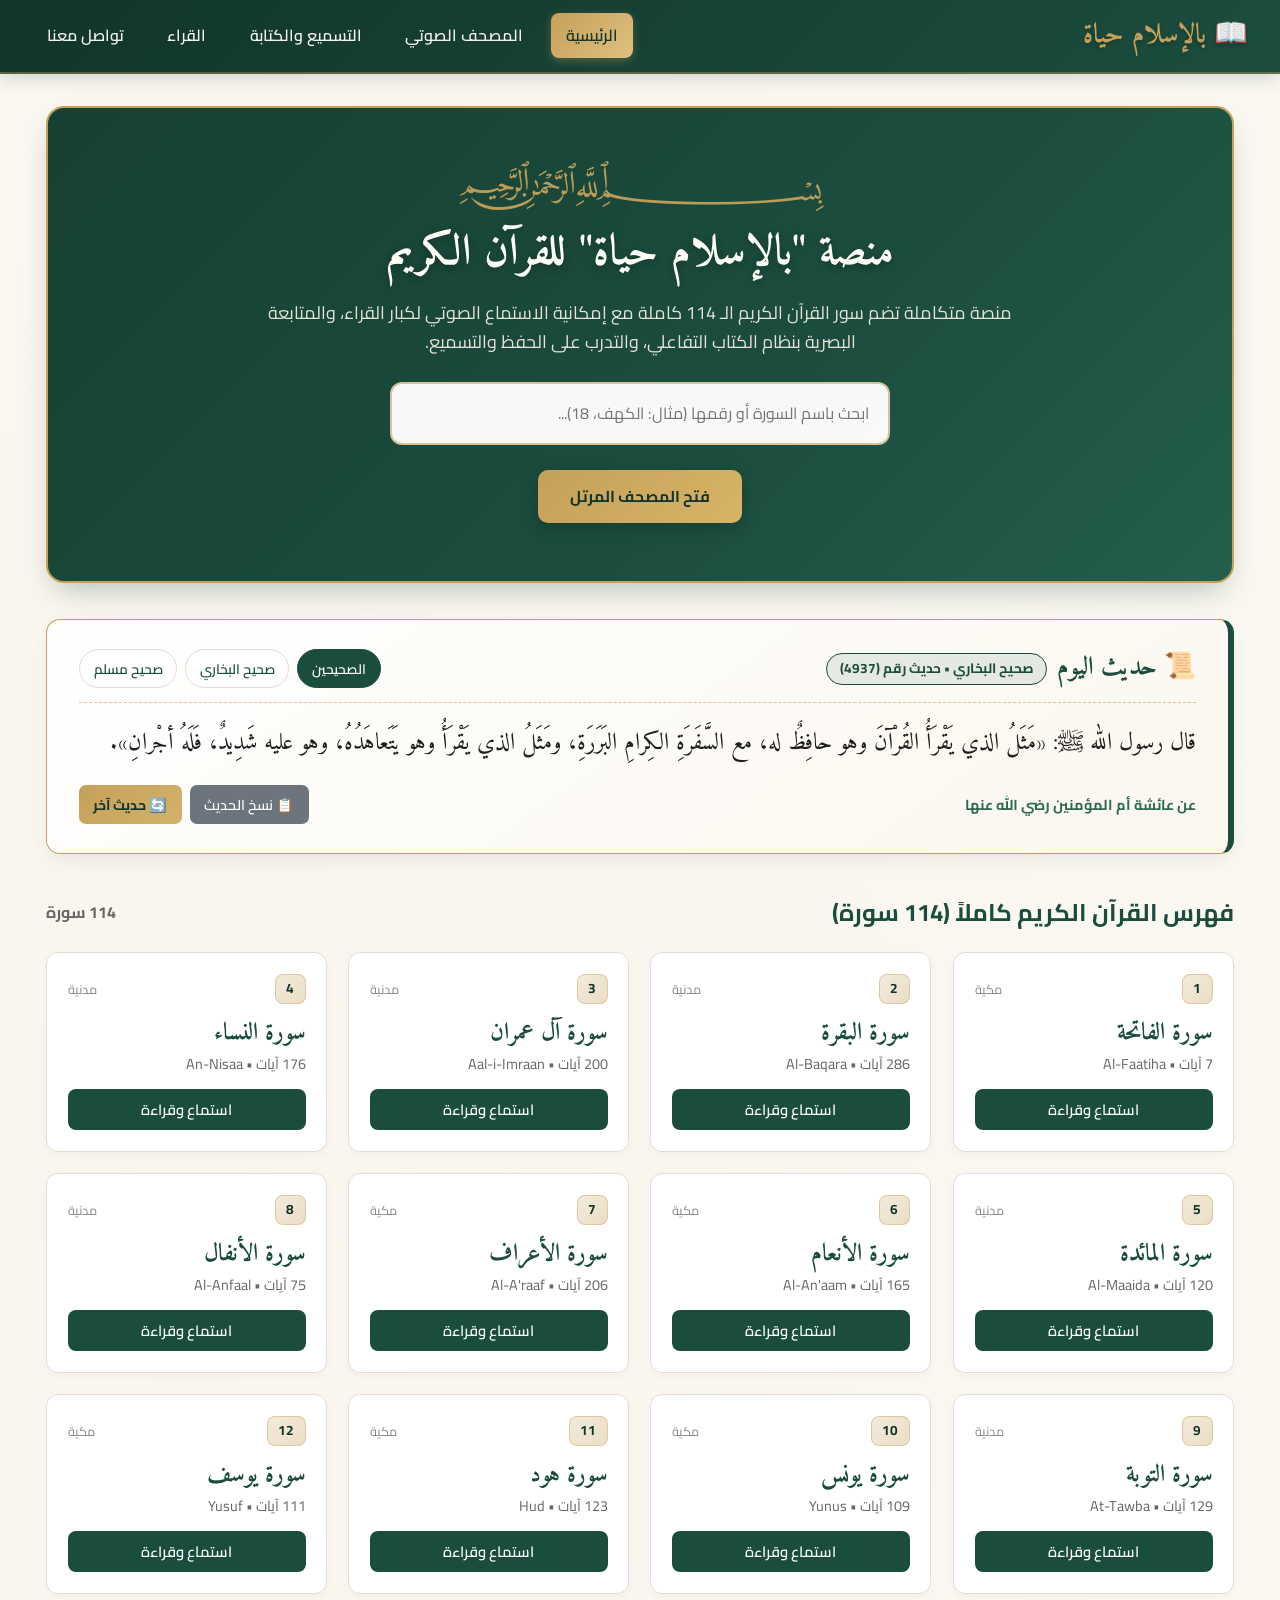
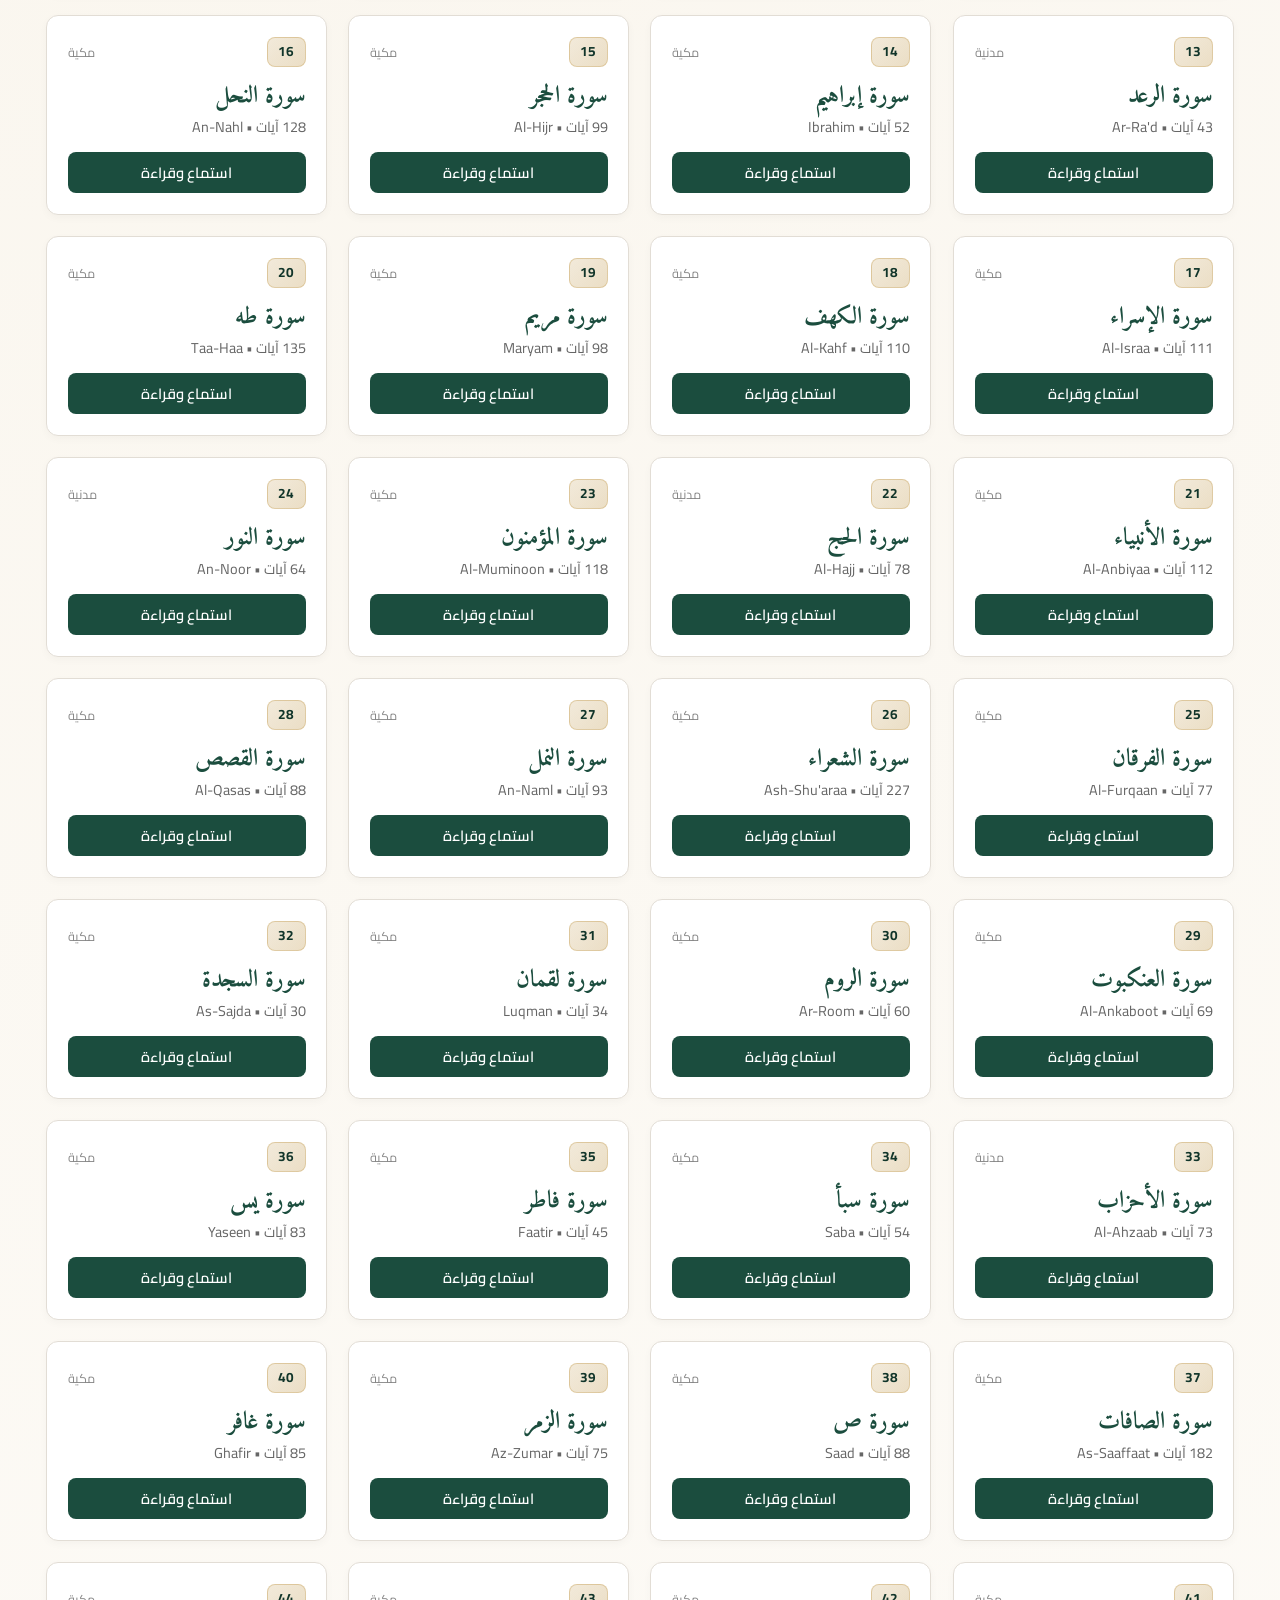
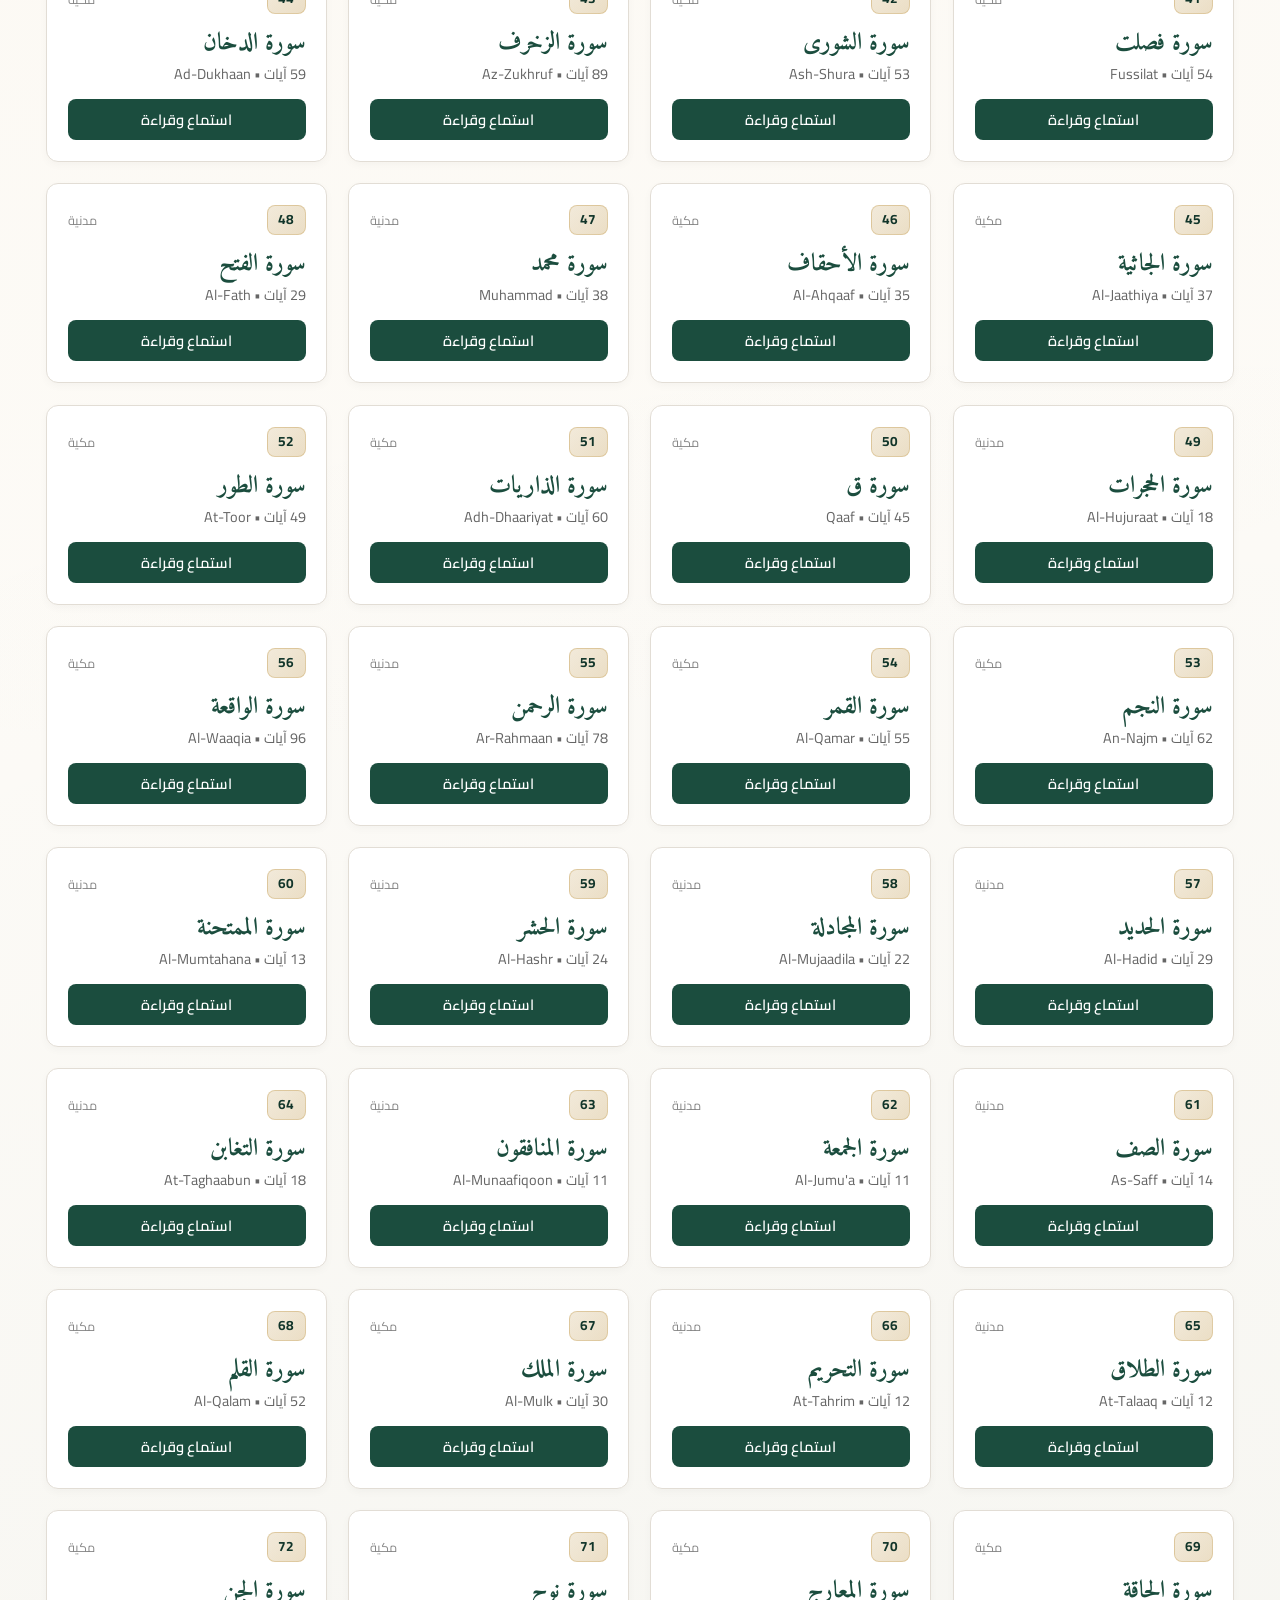
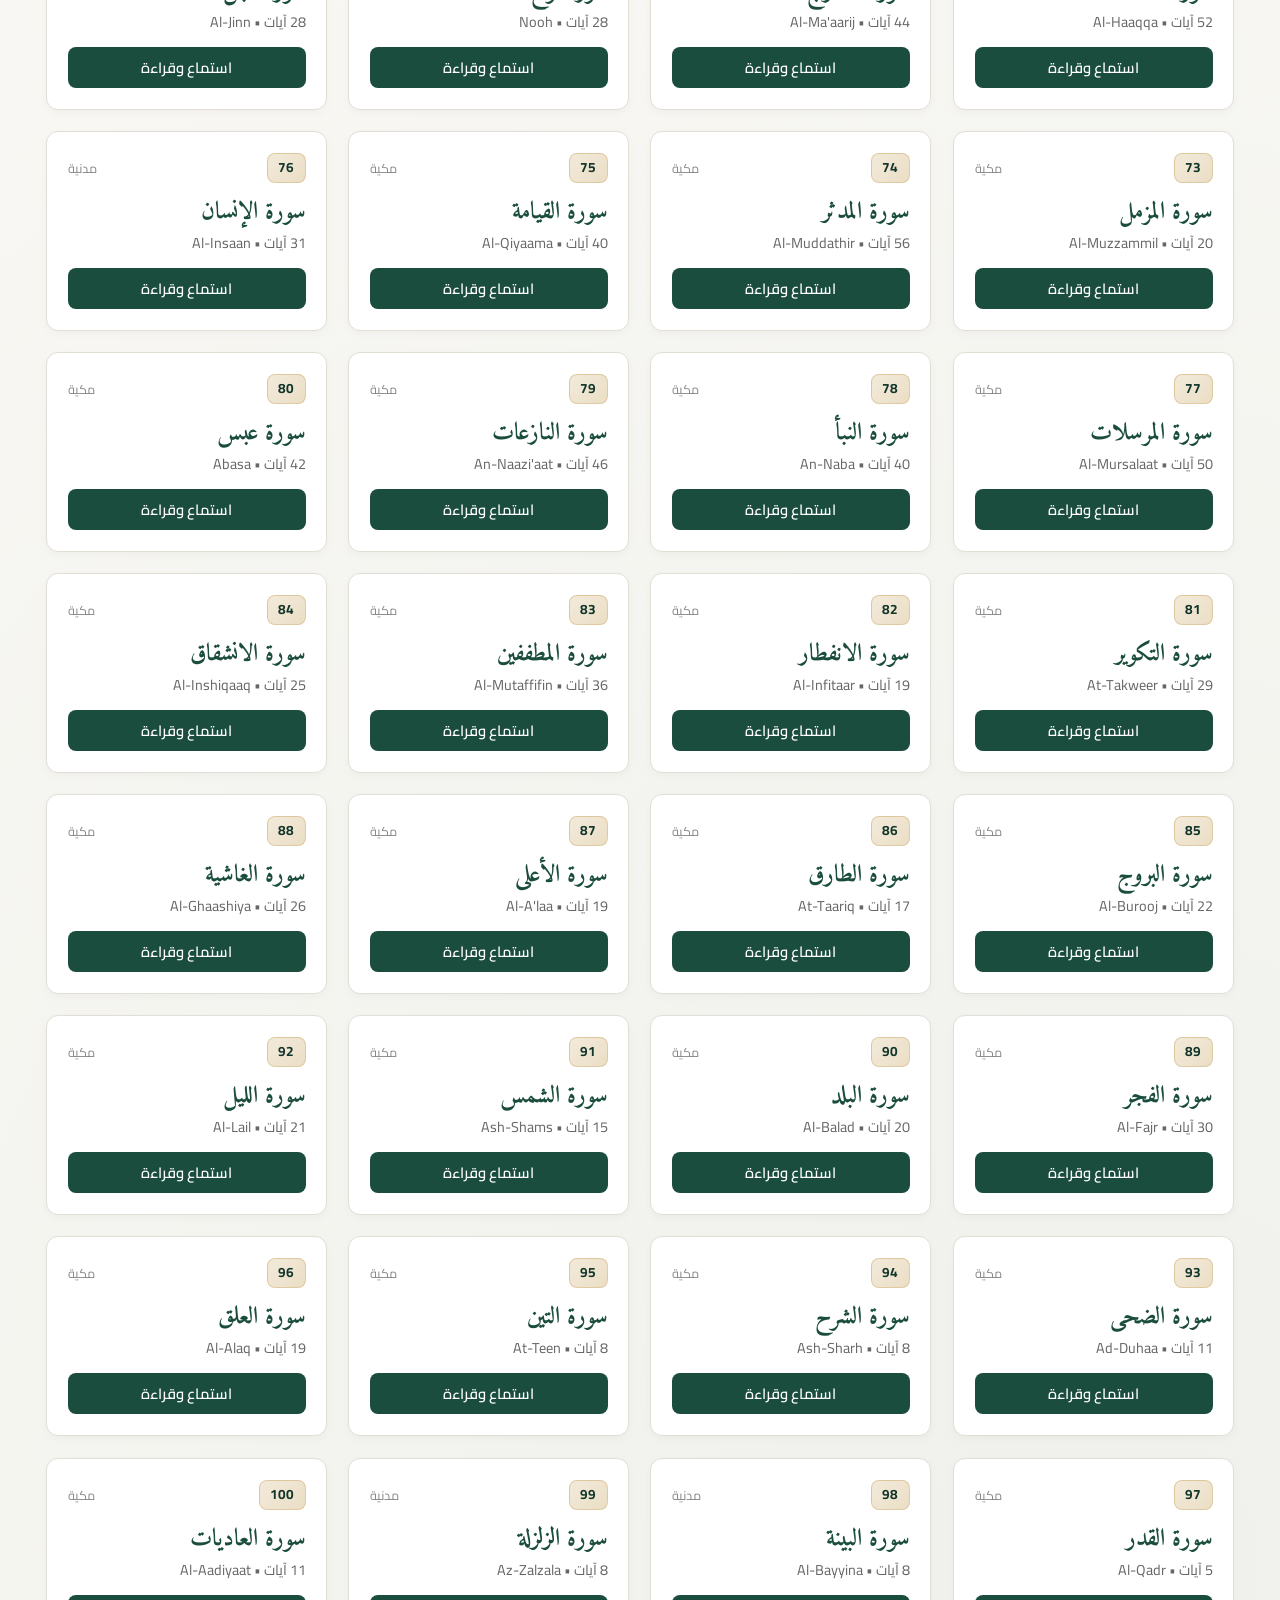
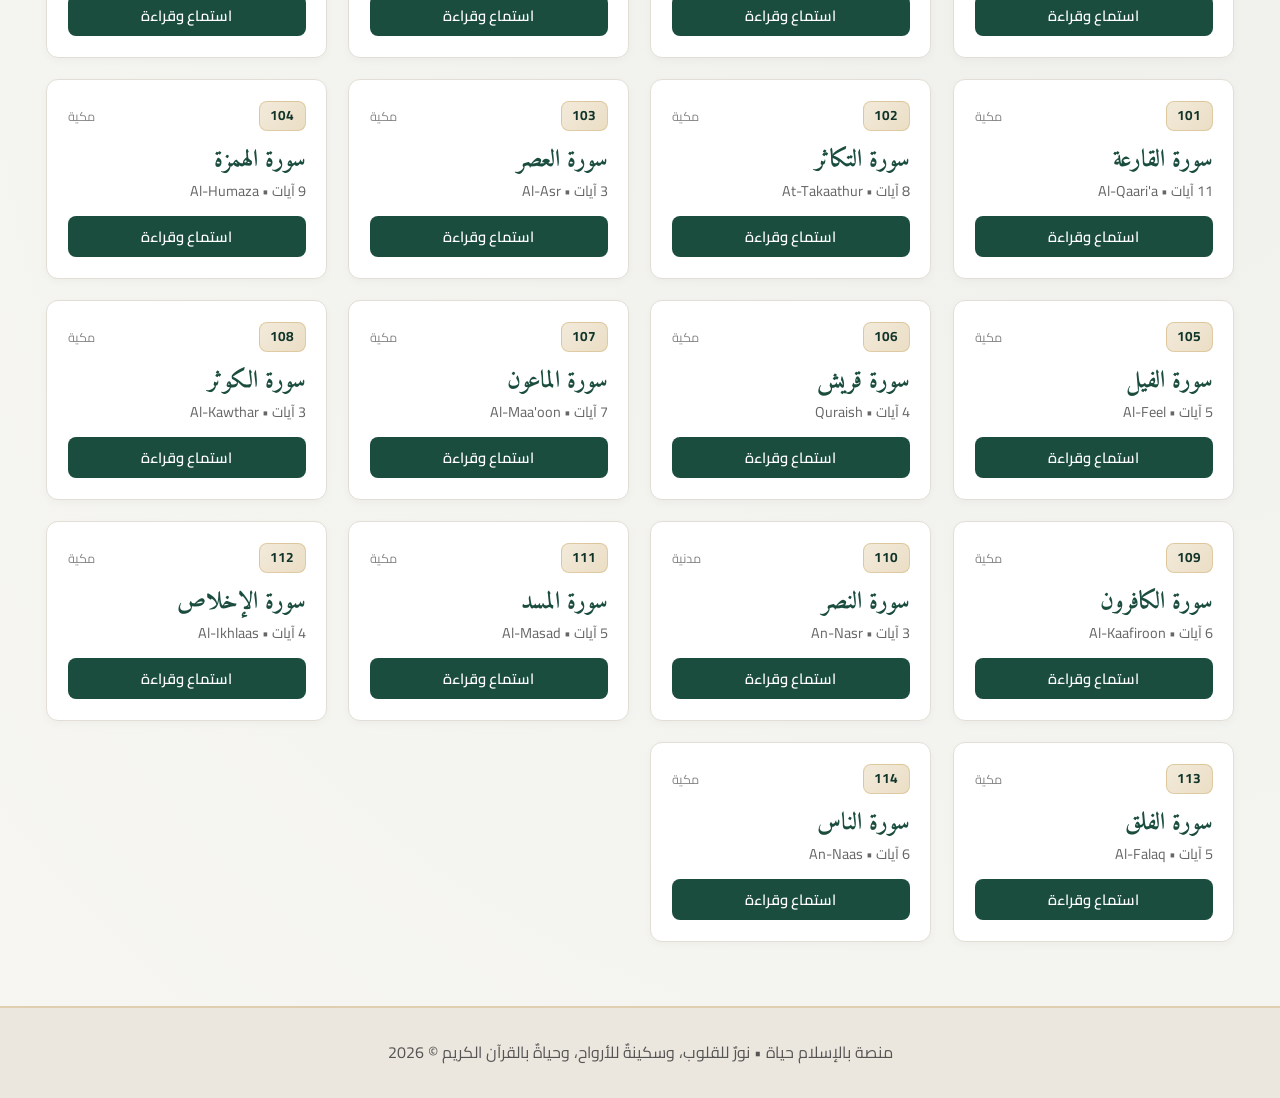
<file: index.html>
<!DOCTYPE html>
<html lang="ar" dir="rtl">
<head>
  <meta charset="UTF-8">
  <meta name="viewport" content="width=device-width, initial-scale=1.0">
  <title>بالإسلام حياة - القرآن الكريم كامل (114 سورة)</title>
  <link rel="stylesheet" href="style.css">
  <link href="https://fonts.googleapis.com/css2?family=Amiri:wght@400;700&family=Cairo:wght@400;600;700&display=swap" rel="stylesheet">
</head>
<body>
  <header>
    <nav class="navbar">
      <a href="index.html" class="logo">📖 بالإسلام حياة</a>
      <ul class="nav-links">
        <li><a href="index.html" class="active">الرئيسية</a></li>
        <li><a href="quran.html">المصحف الصوتي</a></li>
        <li><a href="practice.html">التسميع والكتابة</a></li>
        <li><a href="reciters.html">القراء</a></li>
        <li><a href="contact.html">تواصل معنا</a></li>
      </ul>
    </nav>
  </header>

  <main class="container">
    <section class="hero">
      <h1>منصة "بالإسلام حياة" للقرآن الكريم</h1>
      <p>منصة متكاملة تضم سور القرآن الكريم الـ 114 كاملة مع إمكانية الاستماع الصوتي لكبار القراء، والمتابعة البصرية بنظام الكتاب التفاعلي، والتدرب على الحفظ والتسميع.</p>
      <div class="search-box">
        <input type="text" id="search-surah" class="search-input" placeholder="ابحث باسم السورة أو رقمها (مثال: الكهف، 18)...">
      </div>
      <a href="quran.html" class="action-btn">فتح المصحف المرتل</a>
    </section>

    <!-- بطاقة متابعة القراءة من آخر آية توقفت عندها -->
    <section id="resume-reading-banner" class="resume-banner" style="display: none;" aria-label="متابعة القراءة من آخر موضع">
      <div class="resume-banner-info">
        <span class="resume-badge">🔖 علامة التوقف المحفوظة</span>
        <h3 id="resume-title">متابعة القراءة: سورة الفاتحة • الآية 1</h3>
        <p id="resume-snippet" class="resume-snippet"></p>
      </div>
      <div class="resume-actions">
        <a id="resume-link-btn" href="quran.html" class="action-btn resume-go-btn">▶️ متابعة من حيث توقفت</a>
        <button type="button" id="clear-bookmark-btn" class="tool-btn secondary" title="حذف العلامة">✕</button>
      </div>
    </section>



    <!-- قسم الأحاديث النبوية اليومية من صحيح البخاري وصحيح مسلم -->
    <section class="hadith-section" aria-label="حديث اليوم من الصحيحين">
      <div class="hadith-header">
        <div class="hadith-title-group">
          <h2>📜 حديث اليوم</h2>
          <span id="hadith-source" class="hadith-source-badge">صحيح البخاري</span>
        </div>
        <div class="hadith-controls">
          <button type="button" class="hadith-filter-btn active" data-book="all">الصحيحين</button>
          <button type="button" class="hadith-filter-btn" data-book="bukhari">صحيح البخاري</button>
          <button type="button" class="hadith-filter-btn" data-book="muslim">صحيح مسلم</button>
        </div>
      </div>

      <p id="hadith-text" class="hadith-body">جاري تحميل الحديث الشريف...</p>

      <div class="hadith-footer">
        <span id="hadith-narrator" class="hadith-narrator"></span>
        <div style="display: flex; gap: 0.5rem; flex-wrap: wrap;">
          <button type="button" id="copy-hadith-btn" class="tool-btn secondary">📋 نسخ الحديث</button>
          <button type="button" id="next-hadith-btn" class="tool-btn gold">🔄 حديث آخر</button>
        </div>
      </div>
    </section>

    <div style="display: flex; justify-content: space-between; align-items: center; margin-bottom: 1.2rem;">
      <h2 style="color: var(--primary-color);">فهرس القرآن الكريم كاملاً (114 سورة)</h2>
      <span id="surahs-counter" style="color: #666; font-weight: bold;">114 سورة</span>
    </div>

    <div class="grid" id="surahs-grid">
      <!-- Generated dynamically from surahs.js -->
    </div>
  </main>

  <footer>
    <p>منصة بالإسلام حياة • نورٌ للقلوب، وسكينةٌ للأرواح، وحياةٌ بالقرآن الكريم © 2026</p>
  </footer>

  <script src="surahs.js"></script>
  <script src="app.js"></script>
  <script>
    const grid = document.getElementById('surahs-grid');
    const searchInput = document.getElementById('search-surah');
    const counter = document.getElementById('surahs-counter');

    function renderSurahs(list) {
      grid.innerHTML = '';
      counter.textContent = `${list.length} سورة`;
      list.forEach(s => {
        const card = document.createElement('div');
        card.className = 'card';
        card.innerHTML = `
          <div>
            <div class="card-header">
              <span class="surah-num">${s.number}</span>
              <span style="font-size: 0.8rem; color: #888;">${s.type}</span>
            </div>
            <h3>سورة ${s.name}</h3>
            <p class="card-meta">${s.ayahs} آيات • ${s.englishName}</p>
          </div>
          <a href="quran.html?surah=${s.number}" class="card-btn">استماع وقراءة</a>
        `;
        grid.appendChild(card);
      });
      if (window.observeRevealElements) window.observeRevealElements();
    }

    renderSurahs(ALL_SURAHS);

    searchInput.addEventListener('input', (e) => {
      const q = e.target.value.trim().toLowerCase();
      const filtered = ALL_SURAHS.filter(s => 
        s.name.includes(q) || 
        s.number.toString() === q || 
        s.englishName.toLowerCase().includes(q)
      );
      renderSurahs(filtered);
    });
  </script>
</body>
</html>
</file>
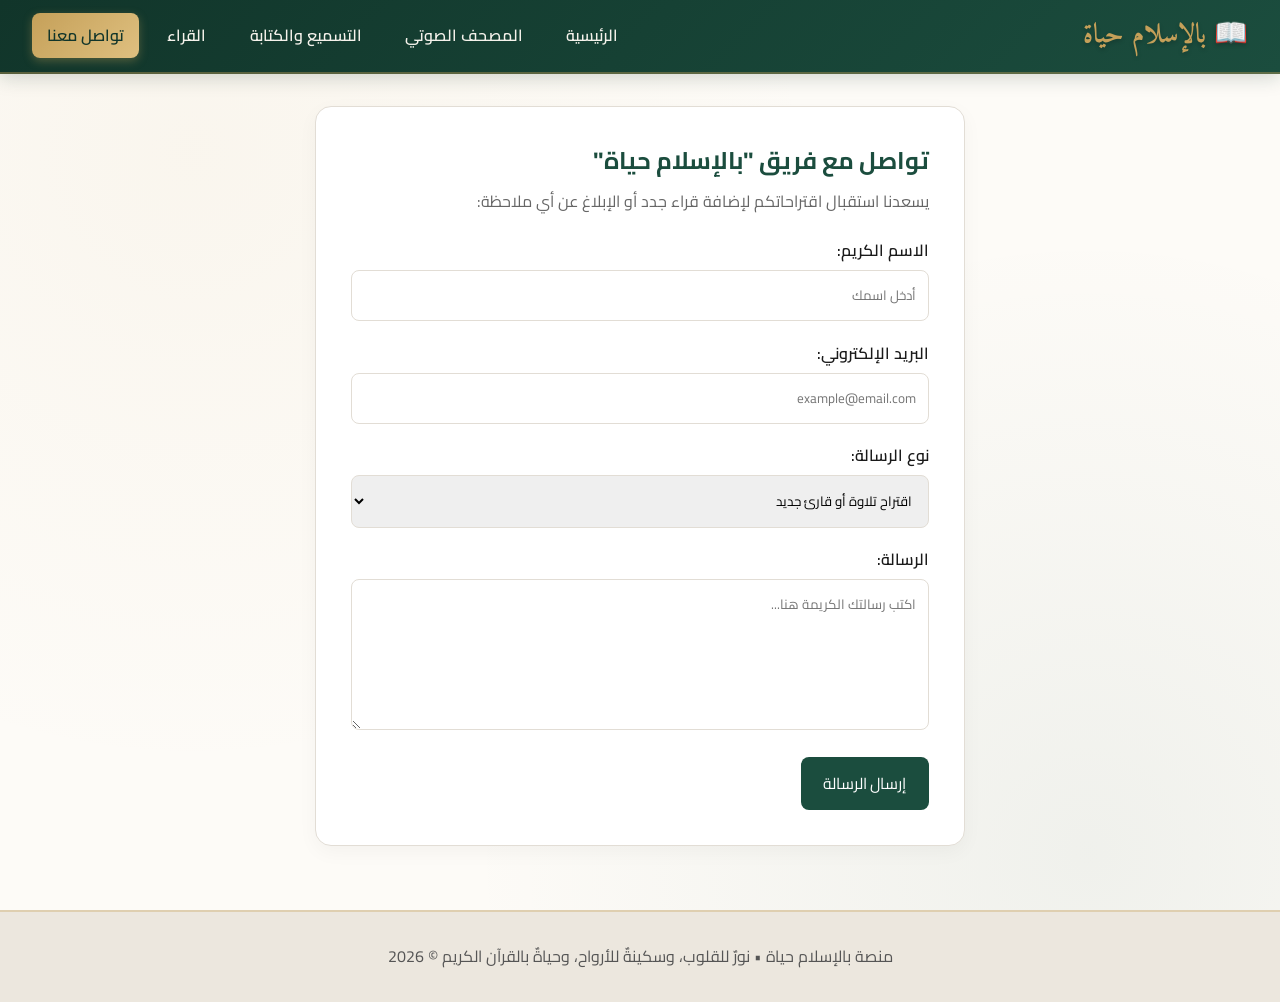
<file: contact.html>
<!DOCTYPE html>
<html lang="ar" dir="rtl">
<head>
  <meta charset="UTF-8">
  <meta name="viewport" content="width=device-width, initial-scale=1.0">
  <title>تواصل معنا - بالإسلام حياة</title>
  <link rel="stylesheet" href="style.css">
  <link href="https://fonts.googleapis.com/css2?family=Amiri:wght@400;700&family=Cairo:wght@400;600;700&display=swap" rel="stylesheet">
</head>
<body>
  <header>
    <nav class="navbar">
      <a href="index.html" class="logo">📖 بالإسلام حياة</a>
      <ul class="nav-links">
        <li><a href="index.html">الرئيسية</a></li>
        <li><a href="quran.html">المصحف الصوتي</a></li>
        <li><a href="practice.html">التسميع والكتابة</a></li>
        <li><a href="reciters.html">القراء</a></li>
        <li><a href="contact.html" class="active">تواصل معنا</a></li>
      </ul>
    </nav>
  </header>

  <main class="container">
    <div class="quran-box" style="max-width: 650px; margin: 0 auto;">
      <h2 style="color: var(--primary-color); margin-bottom: 0.5rem;">تواصل مع فريق "بالإسلام حياة"</h2>
      <p style="color: #666; margin-bottom: 1.5rem;">يسعدنا استقبال اقتراحاتكم لإضافة قراء جدد أو الإبلاغ عن أي ملاحظة:</p>
      
      <form id="contact-form">
        <div class="form-group">
          <label for="name">الاسم الكريم:</label>
          <input type="text" id="name" required placeholder="أدخل اسمك">
        </div>
        <div class="form-group">
          <label for="email">البريد الإلكتروني:</label>
          <input type="email" id="email" required placeholder="example@email.com">
        </div>
        <div class="form-group">
          <label for="subject">نوع الرسالة:</label>
          <select id="subject">
            <option value="suggest">اقتراح تلاوة أو قارئ جديد</option>
            <option value="issue">الإبلاغ عن رابط صوتي لا يعمل</option>
            <option value="general">ملاحظة أو رسالة شكر</option>
          </select>
        </div>
        <div class="form-group">
          <label for="message">الرسالة:</label>
          <textarea id="message" rows="5" required placeholder="اكتب رسالتك الكريمة هنا..."></textarea>
        </div>
        <button type="submit" class="action-btn">إرسال الرسالة</button>
      </form>
      <div id="form-feedback" style="margin-top: 1rem; display: none; padding: 0.8rem; border-radius: 6px; background-color: #d4edda; color: #155724;">
        تم استلام رسالتك واقتراحك بنجاح! جزاك الله خيراً وكتب أجرك.
      </div>
    </div>
  </main>

  <footer>
    <p>منصة بالإسلام حياة • نورٌ للقلوب، وسكينةٌ للأرواح، وحياةٌ بالقرآن الكريم © 2026</p>
  </footer>

  <script src="app.js"></script>
  <script>
    document.getElementById('contact-form').addEventListener('submit', function(e) {
      e.preventDefault();
      document.getElementById('form-feedback').style.display = 'block';
      this.reset();
    });
  </script>
</body>
</html>
</file>
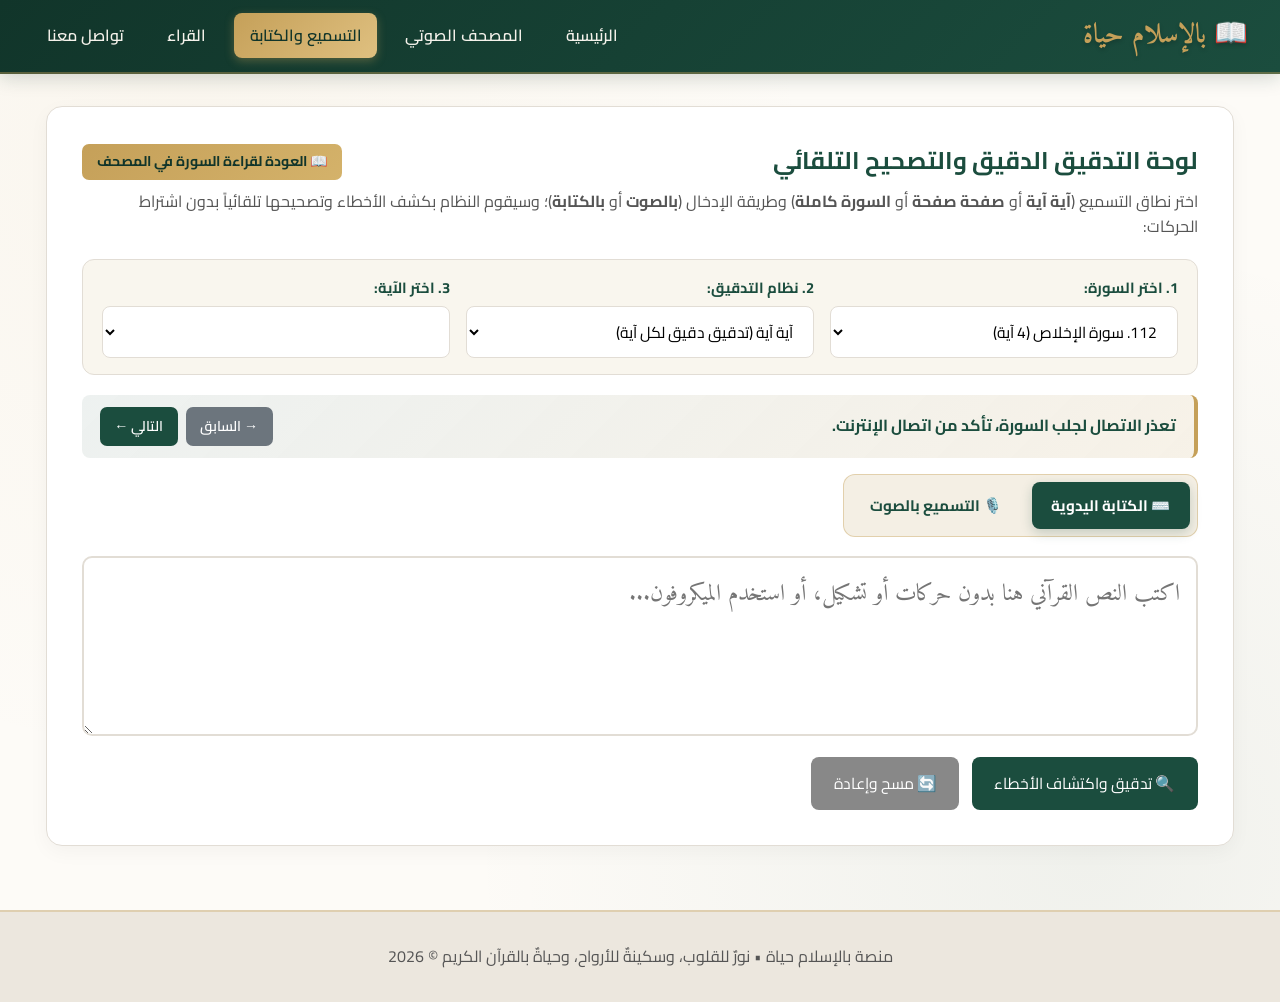
<file: practice.html>
<!DOCTYPE html>
<html lang="ar" dir="rtl">
<head>
  <meta charset="UTF-8">
  <meta name="viewport" content="width=device-width, initial-scale=1.0">
  <title>التسميع الدقيق والتصحيح التلقائي - بالإسلام حياة</title>
  <link rel="stylesheet" href="style.css">
  <link href="https://fonts.googleapis.com/css2?family=Amiri:wght@400;700&family=Cairo:wght@400;600;700&display=swap" rel="stylesheet">
</head>
<body>
  <header>
    <nav class="navbar">
      <a href="index.html" class="logo">📖 بالإسلام حياة</a>
      <ul class="nav-links">
        <li><a href="index.html">الرئيسية</a></li>
        <li><a href="quran.html">المصحف الصوتي</a></li>
        <li><a href="practice.html" class="active">التسميع والكتابة</a></li>
        <li><a href="reciters.html">القراء</a></li>
        <li><a href="contact.html">تواصل معنا</a></li>
      </ul>
    </nav>
  </header>

  <main class="container">
    <div class="quran-box">
      <div style="display: flex; justify-content: space-between; align-items: center; flex-wrap: wrap; gap: 1rem; margin-bottom: 0.5rem;">
        <h2 style="color: var(--primary-color);">لوحة التدقيق الدقيق والتصحيح التلقائي</h2>
        <a id="back-to-mushaf-btn" href="quran.html?surah=112" class="tool-btn gold">📖 العودة لقراءة السورة في المصحف</a>
      </div>
      <p style="margin-bottom: 1.2rem; color: #555;">
        اختر نطاق التسميع (<strong>آية آية</strong> أو <strong>صفحة صفحة</strong> أو <strong>السورة كاملة</strong>) وطريقة الإدخال (<strong>بالصوت</strong> أو <strong>بالكتابة</strong>)؛ وسيقوم النظام بكشف الأخطاء وتصحيحها تلقائياً بدون اشتراط الحركات:
      </p>

      <!-- إعدادات النطاق: السورة + نوع التسميع (آية/صفحة/سورة) + رقم الآية أو الصفحة -->
      <div class="scope-controls-grid">
        <div class="scope-field">
          <label for="practice-surah-select">1. اختر السورة:</label>
          <select id="practice-surah-select" class="select-control"></select>
        </div>

        <div class="scope-field">
          <label for="practice-scope-select">2. نظام التدقيق:</label>
          <select id="practice-scope-select" class="select-control">
            <option value="ayah">آية آية (تدقيق دقيق لكل آية)</option>
            <option value="page">صفحة صفحة (حسب صفحات المصحف)</option>
            <option value="surah">السورة كاملة</option>
          </select>
        </div>

        <div class="scope-field" id="unit-selector-wrapper">
          <label for="practice-unit-select" id="unit-selector-label">3. اختر الآية:</label>
          <select id="practice-unit-select" class="select-control"></select>
        </div>
      </div>

      <!-- شريط يوضح المطلوب تسميعه حالياً وأزرار الانتقال للآية/الصفحة التالية -->
      <div class="target-hint-banner">
        <span id="current-scope-title">المطلوب تسميعه: سورة الإخلاص • الآية (1)</span>
        <div style="display: flex; gap: 0.5rem; flex-wrap: wrap;">
          <button type="button" id="prev-unit-btn" class="tool-btn secondary" disabled>→ السابق</button>
          <button type="button" id="next-unit-btn" class="tool-btn" disabled>التالي ←</button>
        </div>
      </div>

      <!-- اختيار طريقة التسميع: كتابة يدوية أو صوت -->
      <div class="mode-switcher-bar" role="tablist" aria-label="طريقة التسميع">
        <button type="button" id="mode-typing-btn" class="mode-tab-btn active">⌨️ الكتابة اليدوية</button>
        <button type="button" id="mode-voice-btn" class="mode-tab-btn">🎙️ التسميع بالصوت</button>
      </div>

      <!-- لوحة التسميع الصوتي -->
      <div id="voice-panel" class="voice-recorder-panel">
        <div>
          <strong style="color: var(--primary-color); display: block; margin-bottom: 0.2rem;">🎙️ التسميع الصوتي المباشر (ميكروفون)</strong>
          <span id="voice-status-text" style="font-size: 0.9rem; color: #555;">اضغط على زر "ابدأ التسميع الصوتي" واقرأ الآية أو الصفحة بصوت واضح.</span>
        </div>
        <button type="button" id="toggle-mic-btn" class="mic-btn">🎤 ابدأ التسميع الصوتي</button>
      </div>

      <div class="practice-container">
        <textarea id="user-input" class="practice-area" placeholder="اكتب النص القرآني هنا بدون حركات أو تشكيل، أو استخدم الميكروفون..."></textarea>
        
        <div style="display: flex; gap: 0.8rem; flex-wrap: wrap;">
          <button id="verify-btn" class="action-btn">🔍 تدقيق واكتشاف الأخطاء</button>
          <button id="autocorrect-btn" class="action-btn" style="background-color: #C5A059; color: #11352A; font-weight: 700; display: none;">✨ تصحيح أخطائي تلقائياً</button>
          <button id="reset-btn" class="action-btn" style="background-color: #888;">🔄 مسح وإعادة</button>
        </div>

        <div id="result-box" style="padding: 1.2rem; border-radius: 10px; display: none;"></div>
      </div>
    </div>
  </main>

  <footer>
    <p>منصة بالإسلام حياة • نورٌ للقلوب، وسكينةٌ للأرواح، وحياةٌ بالقرآن الكريم © 2026</p>
  </footer>

  <script src="surahs.js"></script>
  <script src="app.js"></script>
  <script>
    const verifyBtn = document.getElementById('verify-btn');
    const autoCorrectBtn = document.getElementById('autocorrect-btn');
    const resetBtn = document.getElementById('reset-btn');
    const userInput = document.getElementById('user-input');
    const resultBox = document.getElementById('result-box');

    const surahSelect = document.getElementById('practice-surah-select');
    const scopeSelect = document.getElementById('practice-scope-select');
    const unitSelect = document.getElementById('practice-unit-select');
    const unitWrapper = document.getElementById('unit-selector-wrapper');
    const unitLabel = document.getElementById('unit-selector-label');
    const scopeTitleEl = document.getElementById('current-scope-title');
    const prevUnitBtn = document.getElementById('prev-unit-btn');
    const nextUnitBtn = document.getElementById('next-unit-btn');
    const backToMushafBtn = document.getElementById('back-to-mushaf-btn');

    const modeTypingBtn = document.getElementById('mode-typing-btn');
    const modeVoiceBtn = document.getElementById('mode-voice-btn');
    const voicePanel = document.getElementById('voice-panel');
    const toggleMicBtn = document.getElementById('toggle-mic-btn');
    const voiceStatusText = document.getElementById('voice-status-text');

    let loadedAyahs = []; // [{ numberInSurah, text }]
    let loadedPages = []; // [[ayahObj, ...], ...]
    let currentTargetDisplay = ""; // النص الصحيح الأصلي للعرض والتصحيح التلقائي
    let recognition = null;
    let isRecording = false;
    let finalTranscriptStore = "";

    // تعبئة السور الـ 114
    ALL_SURAHS.forEach(s => {
      const opt = document.createElement('option');
      opt.value = s.number;
      opt.textContent = `${s.number}. سورة ${s.name} (${s.ayahs} آية)`;
      surahSelect.appendChild(opt);
    });

    const urlParams = new URLSearchParams(window.location.search);
    const surahParam = parseInt(urlParams.get('surah'));
    const initialSurah = (surahParam >= 1 && surahParam <= 114) ? surahParam : 112;
    surahSelect.value = initialSurah;

    // تطبيع النص القرآني لإزالة الحركات وتوحيد الإملاء
    function normalizeQuranText(str) {
      if (!str) return "";
      let s = str
        .replace(/[ً-ٰٟۖ-ۭـ]/g, '')
        .replace(/[﴿﴾()\[\]{}«».,،؛:؟!0-9٠-٩]/g, ' ')
        .replace(/[إأآٱٲٳ]/g, 'ا')
        .replace(/[ؤئء]/g, '')
        .replace(/ة/g, 'ه')
        .replace(/ى/g, 'ي');

      const orthographyMap = [
        [/الرحمان/g, 'الرحمن'],
        [/الصلوه/g, 'الصلاه'],
        [/الزكوه/g, 'الزكاه'],
        [/الحيوه/g, 'الحياه'],
        [/الغدوه/g, 'الغداه'],
        [/مشكوه/g, 'مشكاه'],
        [/نجوه/g, 'نجاه'],
        [/منوه/g, 'مناه'],
        [/السموات/g, 'السماوات'],
        [/سموات/g, 'سماوات'],
        [/ابرهيم/g, 'ابراهيم'],
        [/اسمعيل/g, 'اسماعيل'],
        [/اسحق/g, 'اسحاق'],
        [/سليمن/g, 'سليمان'],
        [/لقمن/g, 'لقمان'],
        [/عثمن/g, 'عثمان'],
        [/شيطن/g, 'شيطان'],
        [/الشيطن/g, 'الشيطان'],
        [/سلطن/g, 'سلطان'],
        [/قرءان/g, 'قران'],
        [/القرءان/g, 'القران'],
        [/يايها/g, 'يا ايها'],
        [/هاؤلاء/g, 'هؤلاء'],
        [/اولئك/g, 'اوليك'],
        [/ذلك/g, 'ذالك'],
        [/لكن/g, 'لاكن']
      ];

      orthographyMap.forEach(([pattern, replacement]) => {
        s = s.replace(pattern, replacement);
      });

      return s.replace(/\s+/g, ' ').trim();
    }

    // تقسيم آيات السورة إلى صفحات بنفس معيار المصحف (650 حرف)
    function buildPages(ayahs) {
      const pages = [];
      let currentPage = [];
      let charCount = 0;
      const MAX_CHARS = 650;

      ayahs.forEach(a => {
        if (charCount > 0 && (charCount + a.text.length > MAX_CHARS)) {
          pages.push(currentPage);
          currentPage = [];
          charCount = 0;
        }
        currentPage.push(a);
        charCount += a.text.length;
      });
      if (currentPage.length > 0) pages.push(currentPage);
      return pages;
    }

    function updateUnitDropdown() {
      const scope = scopeSelect.value;
      const surahData = ALL_SURAHS.find(s => s.number === parseInt(surahSelect.value));
      const surahName = surahData ? surahData.name : '';

      unitSelect.innerHTML = '';
      if (scope === 'ayah') {
        unitWrapper.style.display = 'flex';
        unitLabel.textContent = '3. اختر رقم الآية:';
        loadedAyahs.forEach((a, idx) => {
          const opt = document.createElement('option');
          opt.value = idx;
          const preview = a.text.split(' ').slice(0, 4).join(' ');
          opt.textContent = `الآية (${a.numberInSurah}) — ${preview}...`;
          unitSelect.appendChild(opt);
        });
      } else if (scope === 'page') {
        unitWrapper.style.display = 'flex';
        unitLabel.textContent = '3. اختر رقم الصفحة:';
        loadedPages.forEach((p, idx) => {
          const firstAyah = p[0].numberInSurah;
          const lastAyah = p[p.length - 1].numberInSurah;
          const opt = document.createElement('option');
          opt.value = idx;
          opt.textContent = `صفحة (${idx + 1} من ${loadedPages.length}) — الآيات ${firstAyah} إلى ${lastAyah}`;
          unitSelect.appendChild(opt);
        });
      } else {
        unitWrapper.style.display = 'none';
      }

      updateCurrentTarget();
    }

    function updateCurrentTarget() {
      const scope = scopeSelect.value;
      const surahNum = parseInt(surahSelect.value);
      const surahData = ALL_SURAHS.find(s => s.number === surahNum);
      const surahName = surahData ? surahData.name : '';

      userInput.value = '';
      finalTranscriptStore = '';
      userInput.classList.remove('success-glow', 'shake-error');
      resultBox.style.display = 'none';
      autoCorrectBtn.style.display = 'none';

      if (scope === 'ayah' && loadedAyahs.length > 0) {
        const idx = parseInt(unitSelect.value) || 0;
        const ayahObj = loadedAyahs[idx];
        currentTargetDisplay = ayahObj.text;
        scopeTitleEl.textContent = `المطلوب تسميعه: سورة ${surahName} • الآية (${ayahObj.numberInSurah} من ${loadedAyahs.length})`;
        backToMushafBtn.href = `quran.html?surah=${surahNum}&ayah=${ayahObj.numberInSurah}`;
        prevUnitBtn.disabled = idx <= 0;
        nextUnitBtn.disabled = idx >= loadedAyahs.length - 1;
      } else if (scope === 'page' && loadedPages.length > 0) {
        const pIdx = parseInt(unitSelect.value) || 0;
        const pageAyahs = loadedPages[pIdx];
        currentTargetDisplay = pageAyahs.map(a => a.text).join(' ');
        const firstA = pageAyahs[0].numberInSurah;
        const lastA = pageAyahs[pageAyahs.length - 1].numberInSurah;
        scopeTitleEl.textContent = `المطلوب تسميعه: سورة ${surahName} • صفحة (${pIdx + 1} من ${loadedPages.length}) [الآيات ${firstA} - ${lastA}]`;
        backToMushafBtn.href = `quran.html?surah=${surahNum}&ayah=${firstA}`;
        prevUnitBtn.disabled = pIdx <= 0;
        nextUnitBtn.disabled = pIdx >= loadedPages.length - 1;
      } else {
        currentTargetDisplay = loadedAyahs.map(a => a.text).join(' ');
        scopeTitleEl.textContent = `المطلوب تسميعه: سورة ${surahName} كاملة (${loadedAyahs.length} آية)`;
        backToMushafBtn.href = `quran.html?surah=${surahNum}`;
        prevUnitBtn.disabled = true;
        nextUnitBtn.disabled = true;
      }
    }

    function fetchSurahForPractice(surahNum) {
      scopeTitleEl.textContent = 'جاري تحميل آيات السورة...';
      fetch(`https://api.alquran.cloud/v1/surah/${surahNum}/quran-simple`)
        .then(res => res.json())
        .then(data => {
          if (data.code === 200 && data.data && data.data.ayahs) {
            loadedAyahs = data.data.ayahs.map((a, idx) => {
              let t = a.text;
              if (surahNum != 1 && idx === 0 && t.startsWith("بِسْمِ اللَّهِ الرَّحْمَٰنِ الرَّحِيمِ")) {
                t = t.replace("بِسْمِ اللَّهِ الرَّحْمَٰنِ الرَّحِيمِ", "").trim();
              }
              return { numberInSurah: idx + 1, text: t };
            });
            loadedPages = buildPages(loadedAyahs);
            updateUnitDropdown();
          }
        })
        .catch(() => {
          scopeTitleEl.textContent = 'تعذر الاتصال لجلب السورة، تأكد من اتصال الإنترنت.';
        });
    }

    fetchSurahForPractice(initialSurah);

    surahSelect.addEventListener('change', (e) => {
      stopVoiceRecognition();
      fetchSurahForPractice(parseInt(e.target.value));
    });

    scopeSelect.addEventListener('change', () => {
      stopVoiceRecognition();
      updateUnitDropdown();
    });

    unitSelect.addEventListener('change', () => {
      stopVoiceRecognition();
      updateCurrentTarget();
    });

    prevUnitBtn.addEventListener('click', () => {
      const cur = parseInt(unitSelect.value) || 0;
      if (cur > 0) {
        unitSelect.value = cur - 1;
        updateCurrentTarget();
      }
    });

    nextUnitBtn.addEventListener('click', () => {
      const cur = parseInt(unitSelect.value) || 0;
      if (cur < unitSelect.options.length - 1) {
        unitSelect.value = cur + 1;
        updateCurrentTarget();
      }
    });

    // التبديل بين الكتابة اليدوية والصوت
    modeTypingBtn.addEventListener('click', () => {
      modeTypingBtn.classList.add('active');
      modeVoiceBtn.classList.remove('active');
      voicePanel.classList.remove('visible');
      stopVoiceRecognition();
      userInput.focus();
    });

    modeVoiceBtn.addEventListener('click', () => {
      modeVoiceBtn.classList.add('active');
      modeTypingBtn.classList.remove('active');
      voicePanel.classList.add('visible');
    });

    // التعرف على الصوت (Web Speech API)
    const SpeechRecognition = window.SpeechRecognition || window.webkitSpeechRecognition;

    function stopVoiceRecognition() {
      if (recognition && isRecording) {
        isRecording = false;
        try { recognition.stop(); } catch (e) {}
      }
      toggleMicBtn.classList.remove('recording');
      toggleMicBtn.innerHTML = '🎤 ابدأ التسميع الصوتي';
    }

    if (SpeechRecognition) {
      recognition = new SpeechRecognition();
      recognition.lang = 'ar-SA';
      recognition.continuous = true;
      recognition.interimResults = true;

      recognition.onstart = () => {
        isRecording = true;
        finalTranscriptStore = userInput.value.trim();
        toggleMicBtn.classList.add('recording');
        toggleMicBtn.innerHTML = '⏹️ إيقاف التسجيل الصوتي';
        voiceStatusText.textContent = '🔴 جاري الاستماع لتلاوتك... اقرأ الآن وسيتم تدوينها مباشرة.';
      };

      recognition.onresult = (event) => {
        let interimTranscript = '';
        for (let i = event.resultIndex; i < event.results.length; i++) {
          const transcript = event.results[i][0].transcript;
          if (event.results[i].isFinal) {
            finalTranscriptStore = (finalTranscriptStore + ' ' + transcript).trim();
          } else {
            interimTranscript += transcript;
          }
        }
        userInput.value = (finalTranscriptStore + ' ' + interimTranscript).trim();
      };

      recognition.onerror = (event) => {
        stopVoiceRecognition();
        voiceStatusText.textContent = event.error === 'not-allowed'
          ? '⚠️ يرجى السماح للمتصفح بالوصول إلى الميكروفون.'
          : '⚠️ توقف التسجيل الصوتي، يمكنك المتابعة أو الكتابة يدوياً.';
      };

      recognition.onend = () => {
        if (isRecording) {
          try { recognition.start(); } catch (e) { stopVoiceRecognition(); }
        } else {
          toggleMicBtn.classList.remove('recording');
          toggleMicBtn.innerHTML = '🎤 ابدأ التسميع الصوتي';
          voiceStatusText.textContent = '✅ تم إيقاف التسجيل. اضغط على "تدقيق واكتشاف الأخطاء" للمراجعة.';
        }
      };

      toggleMicBtn.addEventListener('click', () => {
        if (isRecording) {
          isRecording = false;
          recognition.stop();
        } else {
          try { recognition.start(); } catch (e) {}
        }
      });
    } else {
      toggleMicBtn.disabled = true;
      toggleMicBtn.style.background = '#888';
      voiceStatusText.textContent = '⚠️ متصفحك الحالي لا يدعم التسميع الصوتي، يرجى استخدام Chrome أو Edge أو الكتابة اليدوية.';
    }

    // زر التصحيح التلقائي: يستبدل النص في حقل الكتابة بالنص القرآني الصحيح
    autoCorrectBtn.addEventListener('click', () => {
      const cleanCorrected = normalizeQuranText(currentTargetDisplay);
      userInput.value = cleanCorrected;
      finalTranscriptStore = cleanCorrected;
      userInput.classList.remove('shake-error');
      userInput.classList.add('success-glow');
      autoCorrectBtn.style.display = 'none';

      resultBox.style.display = 'block';
      resultBox.style.backgroundColor = '#d4edda';
      resultBox.style.color = '#155724';
      resultBox.innerHTML = `
        <strong>✨ تم التصحيح التلقائي بنجاح!</strong><br>
        النص الصحيح بدون حركات: <span style="font-family: 'Amiri', serif; font-size: 1.35rem;">«${cleanCorrected}»</span>
      `;
    });

    // التدقيق الدقيق كلمة بكلمة مع كشف الأخطاء وتحديد الكلمة الخطأ والكلمة الصحيحة
    verifyBtn.addEventListener('click', () => {
      stopVoiceRecognition();
      const targetNorm = normalizeQuranText(currentTargetDisplay);
      const inputNorm = normalizeQuranText(userInput.value);

      resultBox.style.display = 'block';

      if (!inputNorm) {
        userInput.classList.remove('success-glow', 'shake-error');
        void userInput.offsetWidth;
        userInput.classList.add('shake-error');
        autoCorrectBtn.style.display = 'none';
        resultBox.style.backgroundColor = '#fff3cd';
        resultBox.style.color = '#856404';
        resultBox.innerHTML = '<strong>تنبيه:</strong> يرجى كتابة الآية أو قراءتها بالصوت أولاً.';
        return;
      }

      const targetWords = targetNorm.split(' ').filter(Boolean);
      const inputWords = inputNorm.split(' ').filter(Boolean);

      let matchedCount = 0;
      let inputPtr = 0;
      const mistakesList = [];
      const visualComparisonParts = [];

      for (let i = 0; i < targetWords.length; i++) {
        const expectedWord = targetWords[i];
        const userWord = inputWords[inputPtr];

        if (userWord === expectedWord) {
          matchedCount++;
          visualComparisonParts.push(`<span class="word-ok">${expectedWord}</span>`);
          inputPtr++;
        } else {
          // التحقق هل الكلمة موجودة بعد قليل (أي أن المستخدم نسي كلمة) أم أنه كتب كلمة خاطئة مكانها
          let lookaheadFound = -1;
          for (let k = 1; k <= 3; k++) {
            if (inputWords[inputPtr + k] === expectedWord) {
              lookaheadFound = k;
              break;
            }
          }

          if (lookaheadFound !== -1) {
            // المستخدم نسي هذه الكلمة
            mistakesList.push(`نقص في الكلمة رقم (${i + 1}): الكلمة الصحيحة هي <strong>«${expectedWord}»</strong>`);
            visualComparisonParts.push(`<span class="word-missing" title="كلمة ناقصة">${expectedWord}</span>`);
          } else if (userWord !== undefined) {
            // المستخدم كتب كلمة مختلفة/خاطئة مكان الكلمة الصحيحة
            mistakesList.push(`خطأ في الموضع (${i + 1}): كتبت <span style="color:#b02a37;font-weight:bold;">«${userWord}»</span> والصواب <strong>«${expectedWord}»</strong>`);
            visualComparisonParts.push(`<span class="word-wrong" title="كلمة خاطئة">${userWord}</span><span class="word-correction-badge">${expectedWord}</span>`);
            inputPtr++;
          } else {
            // توقف المستخدم قبل إكمال الباقي
            mistakesList.push(`لم تُكمل الكلمة رقم (${i + 1}): <strong>«${expectedWord}»</strong>`);
            visualComparisonParts.push(`<span class="word-missing" title="لم تُكتب بعد">${expectedWord}</span>`);
          }
        }
      }

      // التحقق من وجود كلمات زائدة في نهاية كلام المستخدم
      while (inputPtr < inputWords.length) {
        const extraW = inputWords[inputPtr];
        mistakesList.push(`كلمة زائدة: <span style="color:#b02a37;font-weight:bold;">«${extraW}»</span> ليست في هذا الموضع`);
        visualComparisonParts.push(`<span class="word-wrong" title="كلمة زائدة">${extraW}</span>`);
        inputPtr++;
      }

      const accuracy = Math.max(0, Math.round((matchedCount / targetWords.length) * 100));

      if (mistakesList.length === 0) {
        userInput.classList.remove('shake-error');
        userInput.classList.add('success-glow');
        autoCorrectBtn.style.display = 'none';
        resultBox.style.backgroundColor = '#d4edda';
        resultBox.style.color = '#155724';
        resultBox.innerHTML = `
          <strong>ما شاء الله! تسميع متقن بنسبة 100% ✅</strong><br>
          جميع الكلمات صحيحة ومطابقة تماماً (بدون اشتراط الحركات). بارك الله فيك!
        `;
      } else {
        userInput.classList.remove('success-glow', 'shake-error');
        void userInput.offsetWidth;
        userInput.classList.add('shake-error');
        autoCorrectBtn.style.display = 'inline-block';
        resultBox.style.backgroundColor = '#fff3cd';
        resultBox.style.color = '#856404';

        const mistakesHtml = mistakesList.slice(0, 8).map(m => `<li>${m}</li>`).join('');
        const moreNote = mistakesList.length > 8 ? `<li>... وهناك (${mistakesList.length - 8}) ملاحظات أخرى موضحة في النص أعلاه.</li>` : '';

        resultBox.innerHTML = `
          <strong>نتيجة التدقيق — نسبة الدقة: ${accuracy}% (${matchedCount} من ${targetWords.length} كلمة صحيحة)</strong>
          <div class="word-diff-container">${visualComparisonParts.join(' ')}</div>
          <div class="mistakes-summary-list">
            <strong style="color: #842029;">📋 تفاصيل الأخطاء المكتشفة:</strong>
            <ul>${mistakesHtml}${moreNote}</ul>
          </div>
        `;
      }
    });

    resetBtn.addEventListener('click', () => {
      stopVoiceRecognition();
      userInput.value = '';
      finalTranscriptStore = '';
      userInput.classList.remove('success-glow', 'shake-error');
      resultBox.style.display = 'none';
      autoCorrectBtn.style.display = 'none';
    });
  </script>
</body>
</html>
</file>
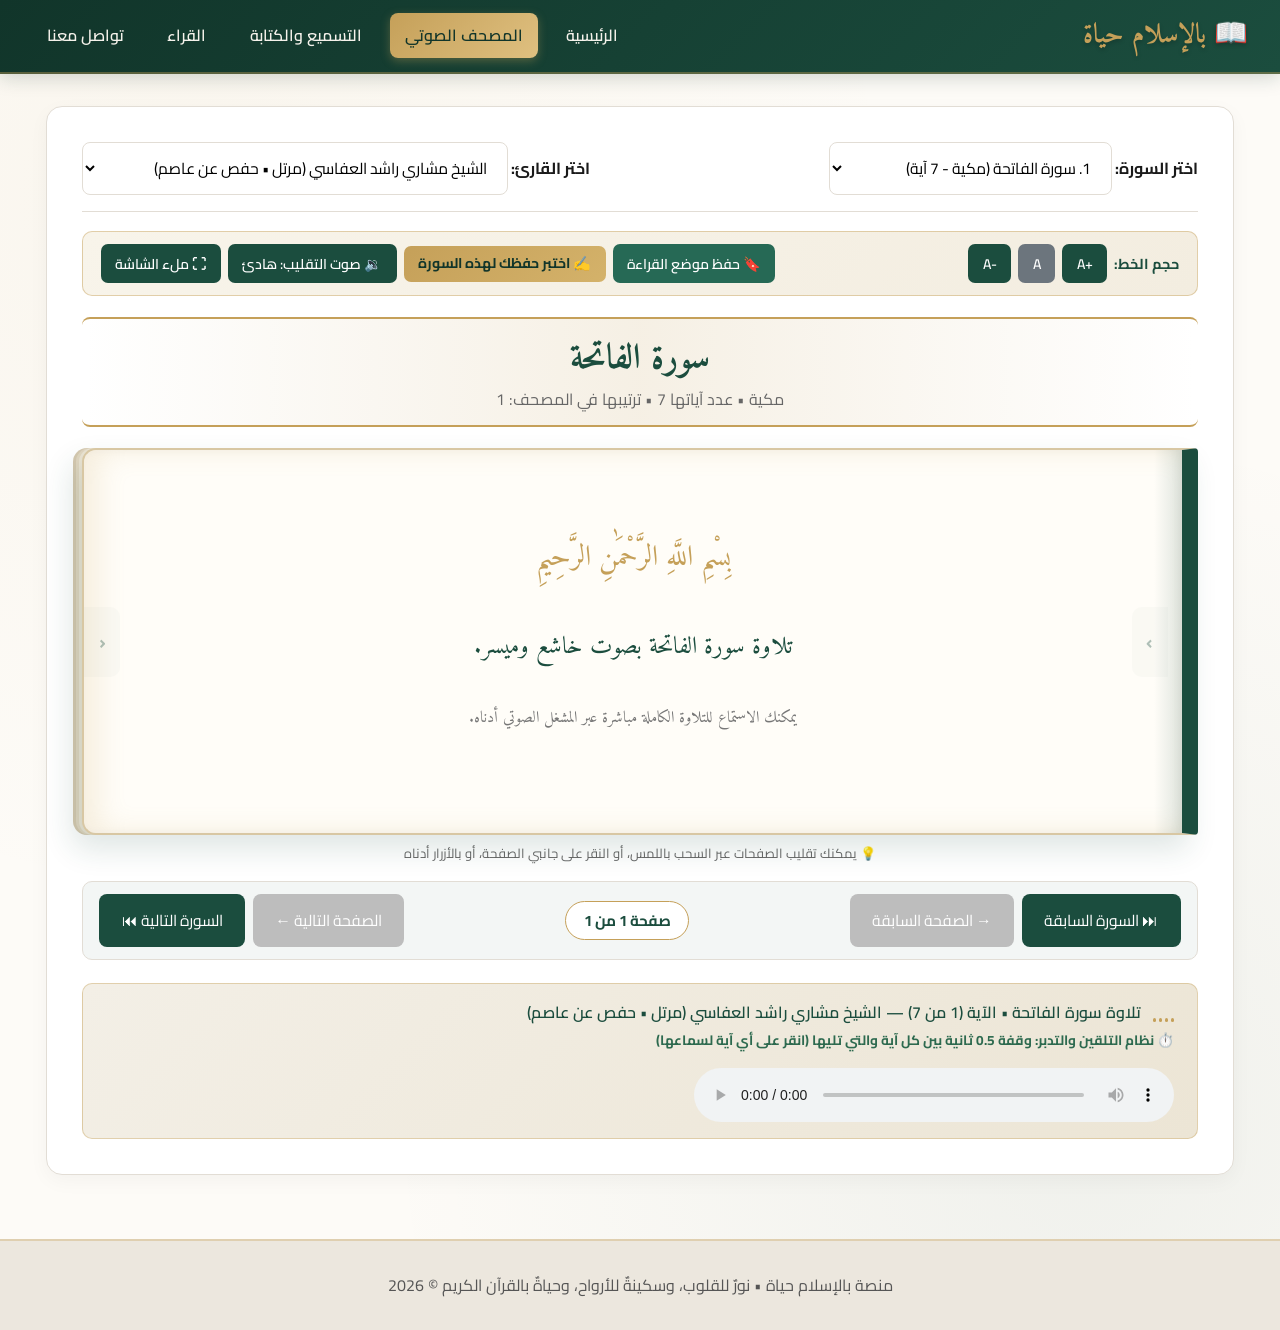
<file: quran.html>
<!DOCTYPE html>
<html lang="ar" dir="rtl">
<head>
  <meta charset="UTF-8">
  <meta name="viewport" content="width=device-width, initial-scale=1.0">
  <title>المصحف الصوتي والمزامنة - بالإسلام حياة</title>
  <link rel="stylesheet" href="style.css">
  <link href="https://fonts.googleapis.com/css2?family=Amiri:wght@400;700&family=Cairo:wght@400;600;700&display=swap" rel="stylesheet">
</head>
<body>
  <header>
    <nav class="navbar">
      <a href="index.html" class="logo">📖 بالإسلام حياة</a>
      <ul class="nav-links">
        <li><a href="index.html">الرئيسية</a></li>
        <li><a href="quran.html" class="active">المصحف الصوتي</a></li>
        <li><a href="practice.html">التسميع والكتابة</a></li>
        <li><a href="reciters.html">القراء</a></li>
        <li><a href="contact.html">تواصل معنا</a></li>
      </ul>
    </nav>
  </header>

  <main class="container">
    <div class="quran-box" id="quran-box">
      <!-- شريط اختيار السورة والقارئ -->
      <div class="quran-selector-bar">
        <div>
          <label for="surah-select"><strong>اختر السورة: </strong></label>
          <select id="surah-select" class="select-control"></select>
        </div>

        <div>
          <label for="reciter-select"><strong>اختر القارئ: </strong></label>
          <select id="reciter-select" class="select-control"></select>
        </div>
      </div>

      <!-- شريط أدوات المصحف: تكبير/تصغير الخط + التسميع المباشر + ملء الشاشة -->
      <div class="mushaf-tools-bar">
        <div class="tool-group">
          <span style="font-weight: 700; color: var(--primary-color); font-size: 0.9rem;">حجم الخط:</span>
          <button type="button" id="font-increase-btn" class="tool-btn" title="تكبير الخط">+A</button>
          <button type="button" id="font-reset-btn" class="tool-btn secondary" title="الحجم الافتراضي">A</button>
          <button type="button" id="font-decrease-btn" class="tool-btn" title="تصغير الخط">-A</button>
        </div>

        <div class="tool-group">
          <button type="button" id="save-bookmark-btn" class="tool-btn" style="background-color: #266955;" title="تحديد وحفظ هذه الآية كآخر موضع وصلت إليه">
            🔖 حفظ موضع القراءة
          </button>
          <a id="go-to-practice-btn" href="practice.html?surah=1" class="tool-btn gold">
            ✍️ اختبر حفظك لهذه السورة
          </a>
          <button type="button" id="flip-sound-btn" class="tool-btn" title="تغيير مستوى صوت تقليب الصفحات (هادئ / متوسط / صامت)">🔉 صوت التقليب: هادئ</button>
          <button type="button" id="fullscreen-btn" class="tool-btn">
            ⛶ ملء الشاشة
          </button>
        </div>
      </div>

      <!-- رأس السورة -->
      <div class="mushaf-header-frame">
        <h2 id="current-surah-title">سورة الفاتحة</h2>
        <p id="current-surah-info">مكية • عدد آياتها 7</p>
      </div>

      <!-- حاوية المصحف القابل للتقليب كالكتاب بين الصفحات والسور -->
      <div class="mushaf-book-wrapper">
        <div class="mushaf-book" id="mushaf-book">
          <div class="mushaf-spine"></div>
          <div class="turning-leaf" id="turning-leaf"></div>
          <div class="mushaf-edge-hint right" title="اضغط للتقليب للصفحة السابقة">›</div>
          <div class="mushaf-edge-hint left" title="اضغط للتقليب للصفحة التالية">‹</div>
          <div class="mushaf-page quran-text" id="ayahs-container">
            <p style="text-align: center; color: #777;">جاري فتح المصحف الشريف...</p>
          </div>
        </div>

        <p class="touch-tip-badge">💡 يمكنك تقليب الصفحات عبر السحب باللمس، أو النقر على جانبي الصفحة، أو بالأزرار أدناه</p>
        <!-- شريط تقليب الصفحات والسور -->
        <div class="page-turn-controls">
          <div class="page-nav-group">
            <button type="button" id="prev-surah-btn" class="action-btn surah-jump-btn" title="السورة السابقة">
              ⏭ السورة السابقة
            </button>
            <button type="button" id="prev-page-btn" class="action-btn page-nav-btn" disabled>
              → الصفحة السابقة
            </button>
          </div>

          <span id="page-indicator" class="page-indicator">صفحة 1 من 1</span>

          <div class="page-nav-group">
            <button type="button" id="next-page-btn" class="action-btn page-nav-btn" disabled>
              الصفحة التالية ←
            </button>
            <button type="button" id="next-surah-btn" class="action-btn surah-jump-btn" title="السورة التالية">
              السورة التالية ⏮
            </button>
          </div>
        </div>
      </div>

      <!-- مشغل الصوت (آية بآية مع وقفة 5 ثوانٍ للترديد والتدبر) -->
      <div class="audio-toolbar">
        <div style="display: flex; flex-direction: column; gap: 0.3rem;">
          <span id="playing-now-info" style="font-weight: 600; color: var(--primary-color);">تلاوة سورة الفاتحة</span>
          <span id="ayah-pause-status" style="font-size: 0.85rem; color: var(--accent-color); font-weight: 700;">
            ⏱️ نظام التلقين والتدبر: وقفة 0.5 ثانية بين كل آية والتي تليها
          </span>
        </div>
        <audio id="quran-audio" controls style="outline: none;">
          <source id="audio-source" src="https://cdn.islamic.network/quran/audio/128/ar.alafasy/1.mp3" type="audio/mpeg">
          متصفحك لا يدعم مشغل الصوت.
        </audio>
      </div>
    </div>
  </main>

  <footer>
    <p>منصة بالإسلام حياة • نورٌ للقلوب، وسكينةٌ للأرواح، وحياةٌ بالقرآن الكريم © 2026</p>
  </footer>

  <script src="surahs.js"></script>
  <script src="reciters.js"></script>
  <script src="app.js"></script>
</body>
</html>
</file>
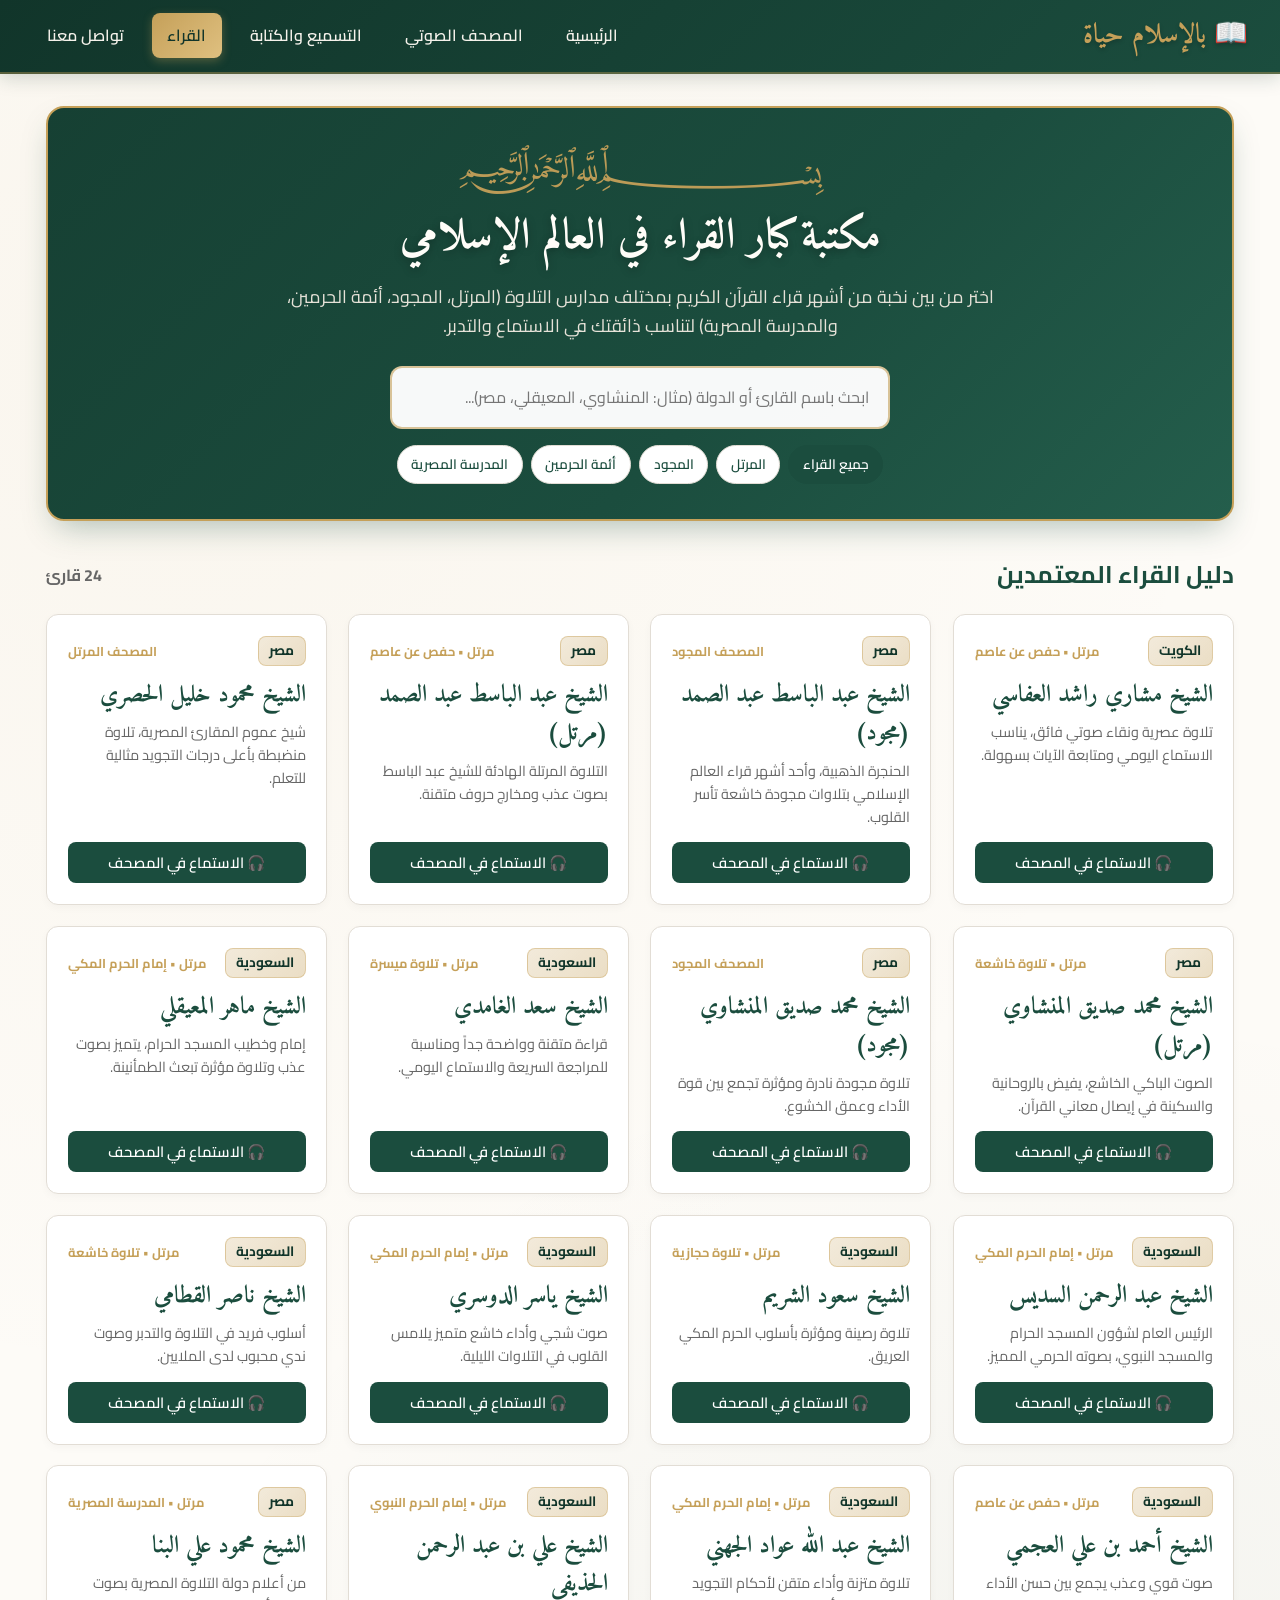
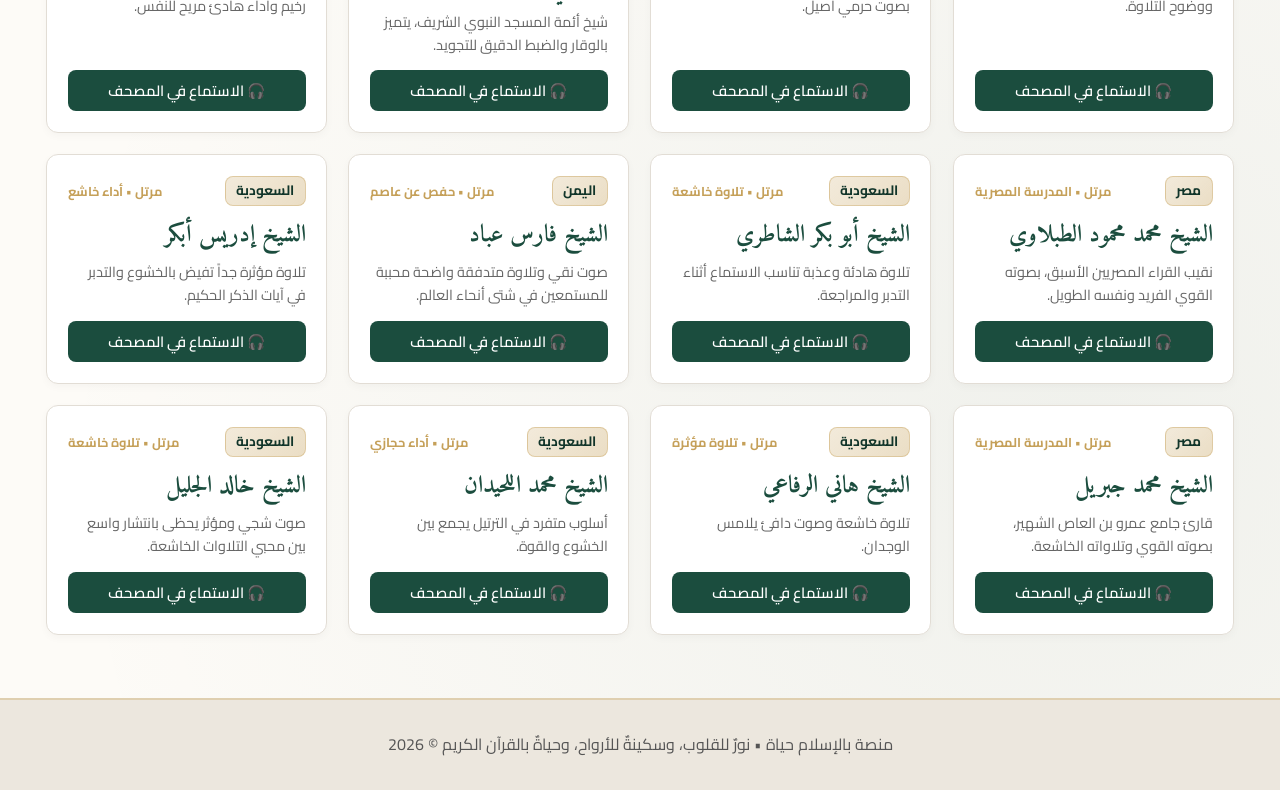
<file: reciters.html>
<!DOCTYPE html>
<html lang="ar" dir="rtl">
<head>
  <meta charset="UTF-8">
  <meta name="viewport" content="width=device-width, initial-scale=1.0">
  <title>مكتبة القراء الشاملة - بالإسلام حياة</title>
  <link rel="stylesheet" href="style.css">
  <link href="https://fonts.googleapis.com/css2?family=Amiri:wght@400;700&family=Cairo:wght@400;600;700&display=swap" rel="stylesheet">
</head>
<body>
  <header>
    <nav class="navbar">
      <a href="index.html" class="logo">📖 بالإسلام حياة</a>
      <ul class="nav-links">
        <li><a href="index.html">الرئيسية</a></li>
        <li><a href="quran.html">المصحف الصوتي</a></li>
        <li><a href="practice.html">التسميع والكتابة</a></li>
        <li><a href="reciters.html" class="active">القراء</a></li>
        <li><a href="contact.html">تواصل معنا</a></li>
      </ul>
    </nav>
  </header>

  <main class="container">
    <section class="hero" style="padding: 2.2rem 1.5rem;">
      <h1>مكتبة كبار القراء في العالم الإسلامي</h1>
      <p>اختر من بين نخبة من أشهر قراء القرآن الكريم بمختلف مدارس التلاوة (المرتل، المجود، أئمة الحرمين، والمدرسة المصرية) لتناسب ذائقتك في الاستماع والتدبر.</p>
      <div class="search-box" style="margin-bottom: 1rem;">
        <input type="text" id="search-reciter" class="search-input" placeholder="ابحث باسم القارئ أو الدولة (مثال: المنشاوي، المعيقلي، مصر)...">
      </div>
      <div class="hadith-controls" style="justify-content: center;">
        <button type="button" class="hadith-filter-btn active" data-filter="all">جميع القراء</button>
        <button type="button" class="hadith-filter-btn" data-filter="مرتل">المرتل</button>
        <button type="button" class="hadith-filter-btn" data-filter="المجود">المجود</button>
        <button type="button" class="hadith-filter-btn" data-filter="الحرم">أئمة الحرمين</button>
        <button type="button" class="hadith-filter-btn" data-filter="مصر">المدرسة المصرية</button>
      </div>
    </section>

    <div style="display: flex; justify-content: space-between; align-items: center; margin-bottom: 1.2rem;">
      <h2 style="color: var(--primary-color);">دليل القراء المعتمدين</h2>
      <span id="reciters-counter" style="color: #666; font-weight: bold;">24 قارئاً</span>
    </div>

    <div class="grid" id="reciters-grid" style="grid-template-columns: repeat(auto-fill, minmax(270px, 1fr));">
      <!-- Generated dynamically from reciters.js -->
    </div>
  </main>

  <footer>
    <p>منصة بالإسلام حياة • نورٌ للقلوب، وسكينةٌ للأرواح، وحياةٌ بالقرآن الكريم © 2026</p>
  </footer>

  <script src="reciters.js"></script>
  <script src="app.js"></script>
  <script>
    const recitersGrid = document.getElementById('reciters-grid');
    const searchReciterInput = document.getElementById('search-reciter');
    const recitersCounter = document.getElementById('reciters-counter');
    const filterButtons = document.querySelectorAll('.hadith-filter-btn');

    let activeCategory = 'all';

    function renderReciters(list) {
      recitersGrid.innerHTML = '';
      recitersCounter.textContent = `${list.length} قارئ`;

      list.forEach(r => {
        const card = document.createElement('div');
        card.className = 'card';
        card.innerHTML = `
          <div>
            <div class="card-header">
              <span class="surah-num">${r.country}</span>
              <span style="font-size: 0.8rem; color: var(--secondary-color); font-weight: 700;">${r.style}</span>
            </div>
            <h3 style="margin-bottom: 0.4rem;">${r.name}</h3>
            <p class="card-meta">${r.bio}</p>
          </div>
          <a href="quran.html?reciter=${r.id}" class="card-btn">🎧 الاستماع في المصحف</a>
        `;
        recitersGrid.appendChild(card);
      });

      if (window.observeRevealElements) window.observeRevealElements();
    }

    function filterReciters() {
      const q = searchReciterInput.value.trim().toLowerCase();
      const filtered = ALL_RECITERS.filter(r => {
        const matchesSearch = r.name.toLowerCase().includes(q) ||
                              r.country.toLowerCase().includes(q) ||
                              r.style.toLowerCase().includes(q);
        const matchesCat = activeCategory === 'all' ||
                           r.style.includes(activeCategory) ||
                           r.country.includes(activeCategory);
        return matchesSearch && matchesCat;
      });
      renderReciters(filtered);
    }

    renderReciters(ALL_RECITERS);

    searchReciterInput.addEventListener('input', filterReciters);

    filterButtons.forEach(btn => {
      btn.addEventListener('click', () => {
        filterButtons.forEach(b => b.classList.remove('active'));
        btn.classList.add('active');
        activeCategory = btn.getAttribute('data-filter');
        filterReciters();
      });
    });
  </script>
</body>
</html>
</file>
<file: style.css>
/* بالإسلام حياة - تصميم الموقع القرآني المطور (v3) */
:root {
  --primary-color: #1B4D3E;
  --primary-dark: #11352A;
  --secondary-color: #C5A059;
  --secondary-light: #DFC080;
  --bg-color: #FDFBF7;
  --card-bg: #FFFFFF;
  --text-color: #1A1A1A;
  --accent-color: #2D6A4F;
  --border-color: #E2DDD5;
  --gold-glow: rgba(197, 160, 89, 0.25);
}

* {
  box-sizing: border-box;
  margin: 0;
  padding: 0;
}

html {
  scroll-behavior: smooth;
}

body {
  font-family: 'Cairo', 'Segoe UI', Tahoma, sans-serif;
  background-color: var(--bg-color);
  /* زخرفة هندسية إسلامية خفيفة جداً وراقية في الخلفية */
  background-image: 
    radial-gradient(circle at 15% 15%, rgba(197, 160, 89, 0.06) 0%, transparent 45%),
    radial-gradient(circle at 85% 85%, rgba(27, 77, 62, 0.06) 0%, transparent 45%);
  color: var(--text-color);
  direction: rtl;
  text-align: right;
  line-height: 1.6;
}

/* شريط التنقل الزجاجي الفاخر */
header {
  position: sticky;
  top: 0;
  z-index: 1000;
  background: linear-gradient(135deg, var(--primary-dark), var(--primary-color));
  color: #fff;
  padding: 0.9rem 2rem;
  box-shadow: 0 4px 18px rgba(17, 53, 42, 0.18);
  border-bottom: 2px solid rgba(197, 160, 89, 0.4);
}

.navbar {
  display: flex;
  justify-content: space-between;
  align-items: center;
  max-width: 1220px;
  margin: 0 auto;
  flex-wrap: wrap;
  gap: 1rem;
}

.logo {
  font-family: 'Amiri', serif;
  font-size: 1.7rem;
  font-weight: 700;
  color: var(--secondary-color);
  text-decoration: none;
  display: flex;
  align-items: center;
  gap: 0.5rem;
  text-shadow: 0 2px 4px rgba(0, 0, 0, 0.2);
}

.nav-links {
  list-style: none;
  display: flex;
  gap: 0.8rem;
  flex-wrap: wrap;
}

.nav-links a {
  color: #F5F2EB;
  text-decoration: none;
  font-weight: 600;
  padding: 0.45rem 0.95rem;
  border-radius: 8px;
  transition: all 0.25s ease;
}

.nav-links a:hover,
.nav-links a.active {
  background: linear-gradient(135deg, var(--secondary-color), var(--secondary-light));
  color: var(--primary-dark);
  box-shadow: 0 3px 10px rgba(197, 160, 89, 0.35);
}

.container {
  max-width: 1220px;
  margin: 2rem auto;
  padding: 0 1rem;
}

/* قسم الواجهة الرئيسية الجذاب (Hero) */
.hero {
  position: relative;
  text-align: center;
  padding: 3.2rem 1.5rem;
  background: linear-gradient(135deg, #164033 0%, #1B4D3E 60%, #245E4C 100%);
  color: #fff;
  border-radius: 18px;
  margin-bottom: 2.2rem;
  border: 2px solid var(--secondary-color);
  box-shadow: 0 14px 32px -10px rgba(27, 77, 62, 0.35);
  overflow: hidden;
}

.hero::before {
  content: '﷽';
  display: block;
  font-family: 'Amiri', serif;
  font-size: 2rem;
  color: var(--secondary-color);
  margin-bottom: 0.5rem;
  opacity: 0.95;
}

.hero h1 {
  font-family: 'Amiri', serif;
  font-size: 2.7rem;
  color: #FFFDF8;
  margin-bottom: 0.7rem;
  text-shadow: 0 2px 8px rgba(0, 0, 0, 0.25);
}

.hero p {
  font-size: 1.12rem;
  color: #E6E2D8;
  max-width: 760px;
  margin: 0 auto 1.6rem;
}

.search-box {
  max-width: 500px;
  margin: 0 auto 1.6rem;
  display: flex;
  gap: 0.5rem;
}

.search-input {
  width: 100%;
  padding: 0.9rem 1.2rem;
  font-size: 1rem;
  border: 2px solid rgba(197, 160, 89, 0.6);
  border-radius: 12px;
  font-family: inherit;
  background: rgba(255, 255, 255, 0.97);
  outline: none;
  transition: all 0.3s ease;
}

.search-input:focus {
  border-color: var(--secondary-color);
  box-shadow: 0 0 0 5px rgba(197, 160, 89, 0.35);
}

.hero .action-btn {
  background: linear-gradient(135deg, var(--secondary-color), #D8B467);
  color: var(--primary-dark);
  font-weight: 700;
  padding: 0.85rem 2rem;
  border-radius: 10px;
  box-shadow: 0 6px 18px rgba(0, 0, 0, 0.2);
}

.hero .action-btn:hover {
  background: linear-gradient(135deg, #D8B467, #E6C780);
  transform: translateY(-3px);
}

/* =========================================================
   بطاقة الحديث النبوي اليومي (صحيح البخاري ومسلم)
   ========================================================= */
.hadith-section {
  background: linear-gradient(145deg, #FFFFFF 0%, #FBF7EE 100%);
  border: 1.5px solid var(--secondary-color);
  border-right: 6px solid var(--primary-color);
  border-radius: 14px;
  padding: 1.8rem 2rem;
  margin-bottom: 2.5rem;
  box-shadow: 0 8px 22px -6px rgba(27, 77, 62, 0.12);
  position: relative;
}

.hadith-header {
  display: flex;
  justify-content: space-between;
  align-items: center;
  flex-wrap: wrap;
  gap: 0.8rem;
  margin-bottom: 1rem;
  padding-bottom: 0.8rem;
  border-bottom: 1px dashed rgba(197, 160, 89, 0.6);
}

.hadith-title-group {
  display: flex;
  align-items: center;
  gap: 0.6rem;
}

.hadith-title-group h2 {
  font-family: 'Amiri', serif;
  font-size: 1.6rem;
  color: var(--primary-color);
}

.hadith-source-badge {
  background: rgba(27, 77, 62, 0.1);
  color: var(--primary-color);
  border: 1px solid var(--primary-color);
  padding: 0.25rem 0.8rem;
  border-radius: 20px;
  font-size: 0.85rem;
  font-weight: 700;
}

.hadith-controls {
  display: flex;
  gap: 0.5rem;
  flex-wrap: wrap;
}

.hadith-filter-btn {
  padding: 0.35rem 0.85rem;
  border-radius: 20px;
  border: 1px solid var(--border-color);
  background: #fff;
  color: var(--primary-color);
  font-family: 'Cairo', sans-serif;
  font-size: 0.85rem;
  font-weight: 600;
  cursor: pointer;
  transition: all 0.25s ease;
}

.hadith-filter-btn.active,
.hadith-filter-btn:hover {
  background: var(--primary-color);
  color: #fff;
  border-color: var(--primary-color);
}

.hadith-body {
  font-family: 'Amiri', serif;
  font-size: 1.48rem;
  line-height: 2.1;
  color: #1F1F1F;
  margin-bottom: 1rem;
  transition: opacity 0.3s ease;
}

.hadith-footer {
  display: flex;
  justify-content: space-between;
  align-items: center;
  flex-wrap: wrap;
  gap: 0.8rem;
  font-size: 0.9rem;
  color: #555;
}

.hadith-narrator {
  color: var(--accent-color);
  font-weight: 700;
}

/* بطاقات السور والقراء */
.grid {
  display: grid;
  grid-template-columns: repeat(auto-fill, minmax(230px, 1fr));
  gap: 1.3rem;
}

.card {
  position: relative;
  overflow: hidden;
  background: var(--card-bg);
  border: 1px solid var(--border-color);
  border-radius: 12px;
  padding: 1.3rem;
  box-shadow: 0 3px 8px rgba(0, 0, 0, 0.03);
  transition: all 0.35s cubic-bezier(0.25, 0.8, 0.25, 1);
  will-change: transform, box-shadow;
  display: flex;
  flex-direction: column;
  justify-content: space-between;
}

.card:hover {
  transform: translateY(-7px);
  border-color: var(--secondary-color);
  box-shadow: 0 14px 26px -8px rgba(27, 77, 62, 0.16),
              0 0 16px var(--gold-glow);
}

.card::after {
  content: '';
  position: absolute;
  bottom: 0;
  left: 50%;
  width: 0;
  height: 3.5px;
  background: linear-gradient(90deg, var(--primary-color), var(--secondary-color));
  transition: width 0.35s ease;
  transform: translateX(-50%);
}

.card:hover::after {
  width: 100%;
}

.card-header {
  display: flex;
  justify-content: space-between;
  align-items: center;
  margin-bottom: 0.6rem;
}

.surah-num {
  background: linear-gradient(135deg, rgba(197, 160, 89, 0.22), rgba(197, 160, 89, 0.35));
  color: var(--primary-dark);
  font-weight: 700;
  padding: 0.2rem 0.65rem;
  border-radius: 8px;
  font-size: 0.85rem;
  border: 1px solid rgba(197, 160, 89, 0.4);
}

.card h3 {
  color: var(--primary-color);
  font-family: 'Amiri', serif;
  font-size: 1.5rem;
}

.card-meta {
  color: #666;
  font-size: 0.9rem;
  margin-bottom: 0.9rem;
}

.card-btn {
  position: relative;
  overflow: hidden;
  display: block;
  text-align: center;
  padding: 0.55rem 0.9rem;
  background-color: var(--primary-color);
  color: #fff;
  text-decoration: none;
  border-radius: 8px;
  font-size: 0.92rem;
  font-weight: 600;
  transition: all 0.3s cubic-bezier(0.25, 0.8, 0.25, 1);
}

.card-btn:hover {
  background-color: var(--accent-color);
  transform: translateY(-2px);
  box-shadow: 0 6px 15px rgba(27, 77, 62, 0.22);
}

/* حاوية المصحف */
.quran-box {
  background: var(--card-bg);
  border: 1px solid var(--border-color);
  border-radius: 16px;
  padding: 2.2rem;
  box-shadow: 0 6px 20px rgba(0, 0, 0, 0.04);
  transition: all 0.35s ease;
}

.quran-selector-bar {
  display: flex;
  gap: 1rem;
  flex-wrap: wrap;
  align-items: center;
  justify-content: space-between;
  margin-bottom: 1.2rem;
  padding-bottom: 1rem;
  border-bottom: 1px solid var(--border-color);
}

.select-control {
  padding: 0.6rem 1rem;
  border: 1.5px solid var(--border-color);
  border-radius: 8px;
  font-family: inherit;
  font-size: 0.98rem;
  background-color: #fff;
  transition: border-color 0.25s ease;
}

.select-control:focus {
  outline: none;
  border-color: var(--secondary-color);
}

/* شريط إمكانية الوصول وملء الشاشة */
.mushaf-tools-bar {
  display: flex;
  justify-content: space-between;
  align-items: center;
  flex-wrap: wrap;
  gap: 0.8rem;
  margin-bottom: 1.3rem;
  padding: 0.75rem 1.1rem;
  background: linear-gradient(135deg, #F8F4EA, #F3EDE0);
  border: 1px solid rgba(197, 160, 89, 0.45);
  border-radius: 10px;
}

.tool-group {
  display: flex;
  align-items: center;
  gap: 0.45rem;
  flex-wrap: wrap;
}

.tool-btn {
  background-color: var(--primary-color);
  color: #fff;
  border: none;
  padding: 0.42rem 0.9rem;
  border-radius: 7px;
  font-family: 'Cairo', sans-serif;
  font-size: 0.88rem;
  font-weight: 600;
  cursor: pointer;
  text-decoration: none;
  display: inline-flex;
  align-items: center;
  gap: 0.35rem;
  transition: all 0.25s ease;
}

.tool-btn:hover {
  background-color: var(--accent-color);
  transform: translateY(-1px);
}

.tool-btn.gold {
  background: linear-gradient(135deg, var(--secondary-color), #D4B26A);
  color: var(--primary-dark);
  font-weight: 700;
}

.tool-btn.gold:hover {
  background: linear-gradient(135deg, #D4B26A, #E2C482);
}

.tool-btn.secondary {
  background-color: #6C757D;
}

/* =========================================================
   وضع ملء الشاشة للمصحف مع تواجد الإمكانية الكاملة للصفحة
   ========================================================= */
.quran-box.mushaf-fullscreen {
  position: fixed !important;
  inset: 0 !important;
  width: 100vw !important;
  height: 100vh !important;
  max-width: 100vw !important;
  margin: 0 !important;
  border-radius: 0 !important;
  z-index: 99999 !important;
  overflow-y: auto !important;
  background-color: #FDFBF7 !important;
  padding: 1.5rem 2.5rem !important;
  display: flex;
  flex-direction: column;
  justify-content: space-between;
}

.quran-box.mushaf-fullscreen .mushaf-page {
  min-height: 55vh;
}

/* رأس السورة داخل المصحف */
.mushaf-header-frame {
  text-align: center;
  margin-bottom: 1.3rem;
  padding: 0.75rem 1.5rem;
  background: linear-gradient(90deg, transparent, rgba(197, 160, 89, 0.16), transparent);
  border-top: 2px solid var(--secondary-color);
  border-bottom: 2px solid var(--secondary-color);
  border-radius: 8px;
}

.mushaf-header-frame h2 {
  font-family: 'Amiri', serif;
  color: var(--primary-color);
  font-size: 2.2rem;
}

.mushaf-header-frame p {
  color: #666;
  font-size: 1rem;
}

/* تصميم المصحف الورقي ثلاثي الأبعاد */
.mushaf-book-wrapper {
  perspective: 2200px;
  margin: 0.5rem auto;
  width: 100%;
}

.mushaf-book {
  position: relative;
  background: #FFFDF8;
  border: 2px solid #D8C7A3;
  border-right: 14px solid var(--primary-color);
  border-radius: 12px 4px 4px 12px;
  box-shadow: 
    -8px 10px 25px rgba(27, 77, 62, 0.12),
    inset 12px 0 24px rgba(197, 160, 89, 0.14),
    inset -4px 0 8px rgba(0, 0, 0, 0.04);
  padding: 2.2rem 2.5rem;
  transform-style: preserve-3d;
  transition: transform 0.55s cubic-bezier(0.25, 0.8, 0.25, 1), box-shadow 0.55s ease;
  overflow: hidden;
}

.mushaf-spine {
  position: absolute;
  top: 0;
  right: 0;
  width: 28px;
  height: 100%;
  background: linear-gradient(to left, rgba(27, 77, 62, 0.14), transparent);
  pointer-events: none;
}

.mushaf-book.flip-next {
  transform-origin: right center;
  animation: bookFlipNext 0.65s cubic-bezier(0.4, 0.0, 0.2, 1);
}

.mushaf-book.flip-prev {
  transform-origin: right center;
  animation: bookFlipPrev 0.65s cubic-bezier(0.4, 0.0, 0.2, 1);
}

@keyframes bookFlipNext {
  0% { transform: rotateY(0deg) scale(1); }
  45% {
    transform: rotateY(20deg) scale(0.985);
    box-shadow: -28px 18px 40px rgba(27, 77, 62, 0.24);
    background-color: #F7F1E3;
  }
  100% { transform: rotateY(0deg) scale(1); }
}

@keyframes bookFlipPrev {
  0% { transform: rotateY(0deg) scale(1); }
  45% {
    transform: rotateY(-18deg) scale(0.985);
    box-shadow: -25px 18px 35px rgba(27, 77, 62, 0.22);
    background-color: #F7F1E3;
  }
  100% { transform: rotateY(0deg) scale(1); }
}

.quran-text {
  font-family: 'Amiri', 'Scheherazade New', serif;
  font-size: 1.95rem;
  line-height: 2.75;
  text-align: justify;
  min-height: 310px;
  transition: opacity 0.25s ease, font-size 0.2s ease;
}

.ayah-span {
  padding: 4px 6px;
  border-radius: 6px;
  transition: all 0.35s ease;
}

.ayah-span.active {
  background-color: rgba(197, 160, 89, 0.3);
  border-bottom: 2px solid var(--secondary-color);
  box-shadow: 0 2px 10px rgba(197, 160, 89, 0.2);
  padding: 4px 8px;
}

.ayah-num {
  color: var(--secondary-color);
  font-size: 1.25rem;
  margin: 0 6px;
}

/* شريط تقليب الصفحات والسور */
.page-turn-controls {
  display: flex;
  justify-content: space-between;
  align-items: center;
  margin-top: 1.1rem;
  padding: 0.75rem 1rem;
  background-color: rgba(27, 77, 62, 0.05);
  border: 1px solid var(--border-color);
  border-radius: 10px;
  gap: 0.6rem;
  flex-wrap: wrap;
}

.page-nav-group {
  display: flex;
  align-items: center;
  gap: 0.5rem;
  flex-wrap: wrap;
}

.page-nav-btn:disabled {
  background-color: #BDBDBD !important;
  cursor: not-allowed;
  transform: none !important;
  box-shadow: none !important;
}

.surah-jump-btn {
  background-color: #2D6A4F;
  font-size: 0.9rem;
  padding: 0.65rem 1rem;
}

.page-indicator {
  font-weight: 700;
  color: var(--primary-color);
  background: #fff;
  padding: 0.4rem 1.1rem;
  border-radius: 20px;
  border: 1.5px solid var(--secondary-color);
  font-size: 0.95rem;
}

/* Audio Player Bar */
.audio-toolbar {
  margin-top: 1.4rem;
  padding: 1rem 1.4rem;
  background: linear-gradient(135deg, #F3EFE6, #ECE5D5);
  border: 1px solid rgba(197, 160, 89, 0.4);
  border-radius: 10px;
  display: flex;
  align-items: center;
  justify-content: space-between;
  flex-wrap: wrap;
  gap: 1rem;
}

.audio-toolbar audio {
  width: 100%;
  max-width: 480px;
}

/* Practice Area */
.practice-container {
  display: flex;
  flex-direction: column;
  gap: 1.3rem;
}

.practice-area {
  width: 100%;
  min-height: 180px;
  padding: 1rem;
  font-family: 'Amiri', serif;
  font-size: 1.45rem;
  border: 2px solid var(--border-color);
  border-radius: 10px;
  outline: none;
  transition: border-color 0.3s ease, box-shadow 0.3s ease;
}

.practice-area:focus {
  border-color: var(--primary-color);
}

.action-btn {
  position: relative;
  overflow: hidden;
  background-color: var(--primary-color);
  color: white;
  border: none;
  padding: 0.75rem 1.4rem;
  font-size: 0.98rem;
  border-radius: 8px;
  cursor: pointer;
  font-family: 'Cairo', sans-serif;
  text-decoration: none;
  display: inline-block;
  transition: all 0.3s cubic-bezier(0.25, 0.8, 0.25, 1);
}

.action-btn:hover {
  background-color: var(--accent-color);
  transform: translateY(-2px);
  box-shadow: 0 6px 15px rgba(27, 77, 62, 0.22);
}

.action-btn:active {
  transform: scale(0.96);
}

/* Form Styles */
.form-group {
  margin-bottom: 1.2rem;
}

.form-group label {
  display: block;
  margin-bottom: 0.4rem;
  font-weight: 600;
}

.form-group input,
.form-group textarea,
.form-group select {
  width: 100%;
  padding: 0.75rem;
  border: 1px solid var(--border-color);
  border-radius: 8px;
  font-family: inherit;
  transition: border-color 0.3s ease, box-shadow 0.3s ease;
}

.form-group input:focus,
.form-group textarea:focus,
.form-group select:focus {
  outline: none;
  border-color: var(--secondary-color);
  box-shadow: 0 0 0 4px rgba(197, 160, 89, 0.2);
}

footer {
  text-align: center;
  padding: 2rem;
  background-color: #ECE7DE;
  color: #555;
  margin-top: 4rem;
  border-top: 2px solid rgba(197, 160, 89, 0.35);
}

/* =========================================================
   أنيميشن ومؤثرات إضافية
   ========================================================= */
.scroll-progress-bar {
  position: fixed;
  top: 0;
  right: 0;
  width: 0%;
  height: 4px;
  background: linear-gradient(90deg, var(--primary-color), var(--secondary-color));
  z-index: 100000;
  transition: width 0.1s ease-out;
}

.reveal-element {
  opacity: 0;
  transform: translateY(20px);
  transition: opacity 0.6s ease-out, transform 0.6s cubic-bezier(0.22, 1, 0.36, 1);
}

.reveal-element.is-visible {
  opacity: 1;
  transform: translateY(0);
}

.ripple-effect {
  position: absolute;
  border-radius: 50%;
  background: rgba(255, 255, 255, 0.38);
  transform: scale(0);
  animation: ripple-animation 0.6s linear;
  pointer-events: none;
}

@keyframes ripple-animation {
  to { transform: scale(4); opacity: 0; }
}

@keyframes gentle-shake {
  0%, 100% { transform: translateX(0); }
  25% { transform: translateX(-6px); }
  75% { transform: translateX(6px); }
}

.shake-error {
  animation: gentle-shake 0.35s ease-in-out;
  border-color: #d9534f !important;
}

.success-glow {
  border-color: #28a745 !important;
  box-shadow: 0 0 15px rgba(40, 167, 69, 0.25) !important;
}

.equalizer {
  display: inline-flex;
  align-items: flex-end;
  gap: 3px;
  height: 16px;
  margin-left: 8px;
  vertical-align: middle;
}

.equalizer span {
  width: 3px;
  height: 4px;
  background-color: var(--secondary-color);
  border-radius: 2px;
  transition: height 0.2s ease;
}

.equalizer.playing span:nth-child(1) { animation: eq-bounce 0.8s infinite ease-in-out; }
.equalizer.playing span:nth-child(2) { animation: eq-bounce 0.6s infinite ease-in-out 0.2s; }
.equalizer.playing span:nth-child(3) { animation: eq-bounce 0.9s infinite ease-in-out 0.4s; }
.equalizer.playing span:nth-child(4) { animation: eq-bounce 0.7s infinite ease-in-out 0.1s; }

@keyframes eq-bounce {
  0%, 100% { height: 4px; }
  50% { height: 16px; }
}


/* =========================================================
   تطوير تقليب الصفحات الورقية الواقعية (3D Realistic Leaf Turn)
   ========================================================= */

.mushaf-book {
  position: relative;
  background: #FFFDF8;
  border: 2px solid #D8C7A3;
  border-right: 16px solid var(--primary-color);
  border-radius: 14px 4px 4px 14px;
  box-shadow: 
    -10px 14px 30px rgba(27, 77, 62, 0.14),
    -3px 0 0 #EDE5D4,
    -6px 0 0 #E2D7C1,
    -9px 0 0 #D6C9B0,
    inset 14px 0 28px rgba(197, 160, 89, 0.16),
    inset -4px 0 10px rgba(0, 0, 0, 0.04);
  padding: 2.3rem 2.6rem;
  transform-style: preserve-3d;
  overflow: hidden;
}

/* طبقة الورقة المتحركة التي تنطوي فعلياً فوق الصفحة */
.turning-leaf {
  position: absolute;
  top: 0;
  right: 0;
  width: 100%;
  height: 100%;
  background: linear-gradient(
    to left,
    #EFE6D3 0%,
    #FFFDF8 15%,
    #FBF6EA 85%,
    #E6DBC4 100%
  );
  border-left: 2px solid rgba(197, 160, 89, 0.65);
  box-shadow: -15px 0 35px rgba(27, 77, 62, 0.25);
  transform-origin: right center;
  pointer-events: none;
  opacity: 0;
  z-index: 20;
  backface-visibility: hidden;
}

/* طي الورقة للأمام (من اليمين لليسار - فتح صفحة جديدة) */
.turning-leaf.animate-next {
  animation: realisticLeafNext 0.72s cubic-bezier(0.32, 0.05, 0.22, 1) forwards;
}

/* طي الورقة للخلف (من اليسار لليمين - العودة لصفحة سابقة) */
.turning-leaf.animate-prev {
  animation: realisticLeafPrev 0.72s cubic-bezier(0.32, 0.05, 0.22, 1) forwards;
}

@keyframes realisticLeafNext {
  0% {
    opacity: 0.96;
    transform: rotateY(0deg) skewY(0deg);
    box-shadow: -4px 0 15px rgba(0, 0, 0, 0.1);
  }
  35% {
    opacity: 0.98;
    transform: rotateY(48deg) skewY(-2.5deg);
    box-shadow: -28px 12px 42px rgba(27, 77, 62, 0.28);
  }
  75% {
    opacity: 0.85;
    transform: rotateY(115deg) skewY(1.5deg);
    box-shadow: -12px 8px 25px rgba(0, 0, 0, 0.15);
  }
  100% {
    opacity: 0;
    transform: rotateY(165deg) skewY(0deg);
  }
}

@keyframes realisticLeafPrev {
  0% {
    opacity: 0.88;
    transform: rotateY(155deg) skewY(0deg);
  }
  45% {
    opacity: 0.98;
    transform: rotateY(65deg) skewY(-2deg);
    box-shadow: -28px 12px 42px rgba(27, 77, 62, 0.28);
  }
  85% {
    opacity: 0.95;
    transform: rotateY(12deg) skewY(0.5deg);
  }
  100% {
    opacity: 0;
    transform: rotateY(0deg) skewY(0deg);
  }
}

.tool-btn.sound-off {
  background-color: #8C8C8C;
  opacity: 0.85;
}


/* =========================================================
   دعم اللمس والسحب والنقر على حواف الصفحة لتقليب المصحف
   ========================================================= */
.mushaf-book {
  touch-action: pan-y; /* السماح بالتمرير العمودي والتقاط السحب الأفقي بسلاسة */
  user-select: text;
  cursor: pointer;
}

.mushaf-edge-hint {
  position: absolute;
  top: 50%;
  transform: translateY(-50%);
  width: 36px;
  height: 70px;
  display: flex;
  align-items: center;
  justify-content: center;
  background: rgba(27, 77, 62, 0.06);
  color: var(--primary-color);
  font-size: 1.3rem;
  font-weight: bold;
  opacity: 0.35;
  transition: opacity 0.25s ease, background 0.25s ease;
  pointer-events: none;
  z-index: 15;
}

.mushaf-edge-hint.left {
  left: 0;
  border-radius: 0 10px 10px 0;
}

.mushaf-edge-hint.right {
  right: 14px;
  border-radius: 10px 0 0 10px;
}

.mushaf-book:hover .mushaf-edge-hint {
  opacity: 0.85;
  background: rgba(197, 160, 89, 0.2);
}

.touch-tip-badge {
  font-size: 0.82rem;
  color: #666;
  text-align: center;
  margin-top: 0.45rem;
}

/* شارة العد التنازلي بين الآيات */
.pause-countdown-pill {
  display: inline-block;
  background: linear-gradient(135deg, var(--secondary-color), #DFC080);
  color: var(--primary-dark);
  padding: 2px 10px;
  border-radius: 14px;
  font-weight: 700;
  font-size: 0.85rem;
  animation: pulseBadge 1s infinite ease-in-out;
}

@keyframes pulseBadge {
  0%, 100% { transform: scale(1); }
  50% { transform: scale(1.04); }
}

.ayah-span {
  cursor: pointer;
}
.ayah-span:hover {
  background-color: rgba(197, 160, 89, 0.14);
}


/* =========================================================
   بطاقة متابعة القراءة في الرئيسية + علامة التوقف في المصحف
   ========================================================= */
.resume-banner {
  background: linear-gradient(135deg, #FFFDF8 0%, #F7EFE0 100%);
  border: 2px solid var(--secondary-color);
  border-right: 8px solid var(--primary-color);
  border-radius: 14px;
  padding: 1.4rem 1.8rem;
  margin-bottom: 2rem;
  box-shadow: 0 10px 24px -8px rgba(27, 77, 62, 0.16);
  display: flex;
  justify-content: space-between;
  align-items: center;
  flex-wrap: wrap;
  gap: 1.2rem;
}

.resume-banner-info {
  flex: 1;
  min-width: 240px;
}

.resume-badge {
  display: inline-block;
  background: rgba(27, 77, 62, 0.1);
  color: var(--primary-color);
  border: 1px solid var(--primary-color);
  font-size: 0.82rem;
  font-weight: 700;
  padding: 0.2rem 0.75rem;
  border-radius: 20px;
  margin-bottom: 0.45rem;
}

.resume-banner-info h3 {
  font-family: 'Amiri', serif;
  font-size: 1.55rem;
  color: var(--primary-color);
  margin-bottom: 0.25rem;
}

.resume-snippet {
  font-family: 'Amiri', serif;
  font-size: 1.25rem;
  color: #444;
  white-space: nowrap;
  overflow: hidden;
  text-overflow: ellipsis;
  max-width: 650px;
}

.resume-actions {
  display: flex;
  align-items: center;
  gap: 0.6rem;
}

.resume-go-btn {
  background: linear-gradient(135deg, var(--primary-color), var(--accent-color));
  color: #fff !important;
  font-weight: 700;
  padding: 0.75rem 1.5rem;
  border-radius: 10px;
  box-shadow: 0 6px 16px rgba(27, 77, 62, 0.22);
}

/* تمييز الآية المحفوظة بعلامة التوقف داخل المصحف */
.ayah-span.bookmarked-ayah {
  background-color: rgba(27, 77, 62, 0.1);
  border-bottom: 2px dashed var(--primary-color);
  position: relative;
}

.ayah-span.bookmarked-ayah::before {
  content: '🔖 ';
  font-size: 1.1rem;
}


/* =========================================================
   تطوير لوحة التسميع: التسميع الصوتي والكتابي المرن
   ========================================================= */
.mode-switcher-bar {
  display: flex;
  gap: 0.7rem;
  margin-bottom: 1.2rem;
  background: #F4EFE4;
  padding: 0.45rem;
  border-radius: 12px;
  border: 1px solid rgba(197, 160, 89, 0.4);
  width: fit-content;
  flex-wrap: wrap;
}

.mode-tab-btn {
  padding: 0.55rem 1.2rem;
  border: none;
  border-radius: 8px;
  font-family: 'Cairo', sans-serif;
  font-size: 0.95rem;
  font-weight: 700;
  cursor: pointer;
  background: transparent;
  color: var(--primary-color);
  transition: all 0.25s ease;
  display: inline-flex;
  align-items: center;
  gap: 0.45rem;
}

.mode-tab-btn.active {
  background: var(--primary-color);
  color: #fff;
  box-shadow: 0 4px 12px rgba(27, 77, 62, 0.22);
}

.voice-recorder-panel {
  display: none;
  align-items: center;
  justify-content: space-between;
  flex-wrap: wrap;
  gap: 1rem;
  padding: 1rem 1.3rem;
  background: linear-gradient(135deg, #FFFDF8, #F7EFE0);
  border: 1.5px solid var(--secondary-color);
  border-radius: 12px;
  margin-bottom: 0.5rem;
}

.voice-recorder-panel.visible {
  display: flex;
}

.mic-btn {
  background: linear-gradient(135deg, #1B4D3E, #2D6A4F);
  color: #fff;
  border: none;
  padding: 0.75rem 1.4rem;
  border-radius: 30px;
  font-family: 'Cairo', sans-serif;
  font-size: 0.98rem;
  font-weight: 700;
  cursor: pointer;
  display: inline-flex;
  align-items: center;
  gap: 0.5rem;
  transition: all 0.3s ease;
}

.mic-btn.recording {
  background: linear-gradient(135deg, #C0392B, #E74C3C);
  animation: micPulse 1.3s infinite ease-in-out;
}

@keyframes micPulse {
  0%, 100% { box-shadow: 0 0 0 0 rgba(231, 76, 60, 0.55); }
  50% { box-shadow: 0 0 0 12px rgba(231, 76, 60, 0); }
}

.word-diff-container {
  margin-top: 0.8rem;
  line-height: 2.2;
  font-family: 'Amiri', serif;
  font-size: 1.4rem;
  background: rgba(255, 255, 255, 0.75);
  padding: 0.8rem 1rem;
  border-radius: 8px;
}

.word-ok {
  color: #155724;
  background: rgba(40, 167, 69, 0.14);
  padding: 2px 6px;
  border-radius: 5px;
  margin: 0 2px;
}

.word-missing {
  color: #856404;
  background: rgba(255, 193, 7, 0.25);
  border-bottom: 2px dashed #d39e00;
  padding: 2px 6px;
  border-radius: 5px;
  margin: 0 2px;
}


/* =========================================================
   تطوير التدقيق الدقيق (آية آية / صفحة صفحة) والتصحيح التلقائي
   ========================================================= */
.scope-controls-grid {
  display: grid;
  grid-template-columns: repeat(auto-fit, minmax(220px, 1fr));
  gap: 1rem;
  margin-bottom: 1.2rem;
  padding: 1rem 1.2rem;
  background: #F9F6EE;
  border: 1px solid var(--border-color);
  border-radius: 12px;
}

.scope-field {
  display: flex;
  flex-direction: column;
  gap: 0.4rem;
}

.scope-field label {
  font-weight: 700;
  color: var(--primary-color);
  font-size: 0.92rem;
}

.target-hint-banner {
  display: flex;
  justify-content: space-between;
  align-items: center;
  flex-wrap: wrap;
  gap: 0.8rem;
  padding: 0.75rem 1.1rem;
  background: linear-gradient(135deg, rgba(27, 77, 62, 0.08), rgba(197, 160, 89, 0.14));
  border-right: 4px solid var(--secondary-color);
  border-radius: 8px;
  margin-bottom: 1rem;
  font-weight: 700;
  color: var(--primary-color);
}

.word-wrong {
  color: #721c24;
  background: rgba(220, 53, 69, 0.16);
  border-bottom: 2px solid #dc3545;
  text-decoration: line-through;
  padding: 2px 6px;
  border-radius: 5px;
  margin: 0 2px;
}

.word-correction-badge {
  color: #155724;
  background: #d4edda;
  border: 1px solid #28a745;
  font-weight: 700;
  padding: 1px 7px;
  border-radius: 6px;
  margin-right: 3px;
  font-size: 0.95em;
}

.mistakes-summary-list {
  margin-top: 0.8rem;
  padding: 0.8rem 1.1rem;
  background: #fff;
  border: 1px solid rgba(220, 53, 69, 0.3);
  border-radius: 8px;
  font-size: 0.95rem;
}

.mistakes-summary-list ul {
  margin-right: 1.2rem;
  margin-top: 0.4rem;
}

.mistakes-summary-list li {
  margin-bottom: 0.3rem;
}
</file>
